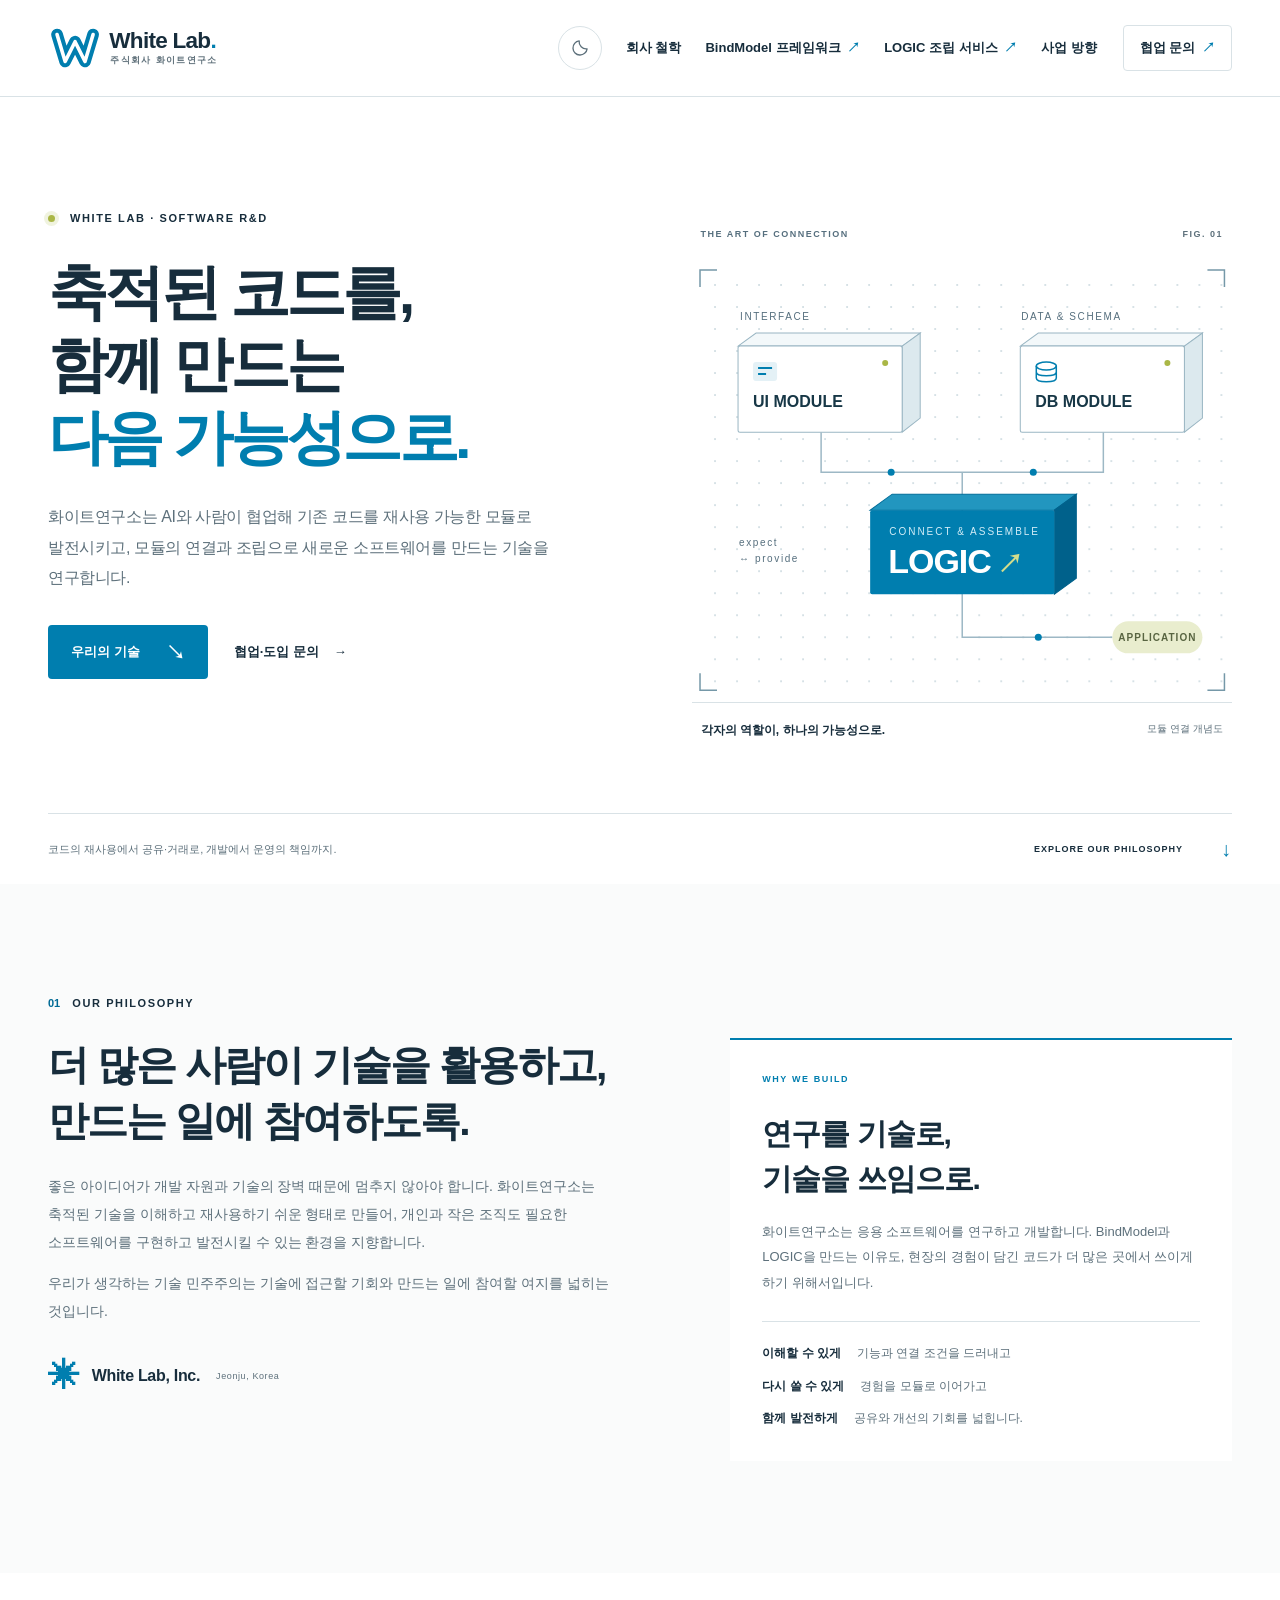
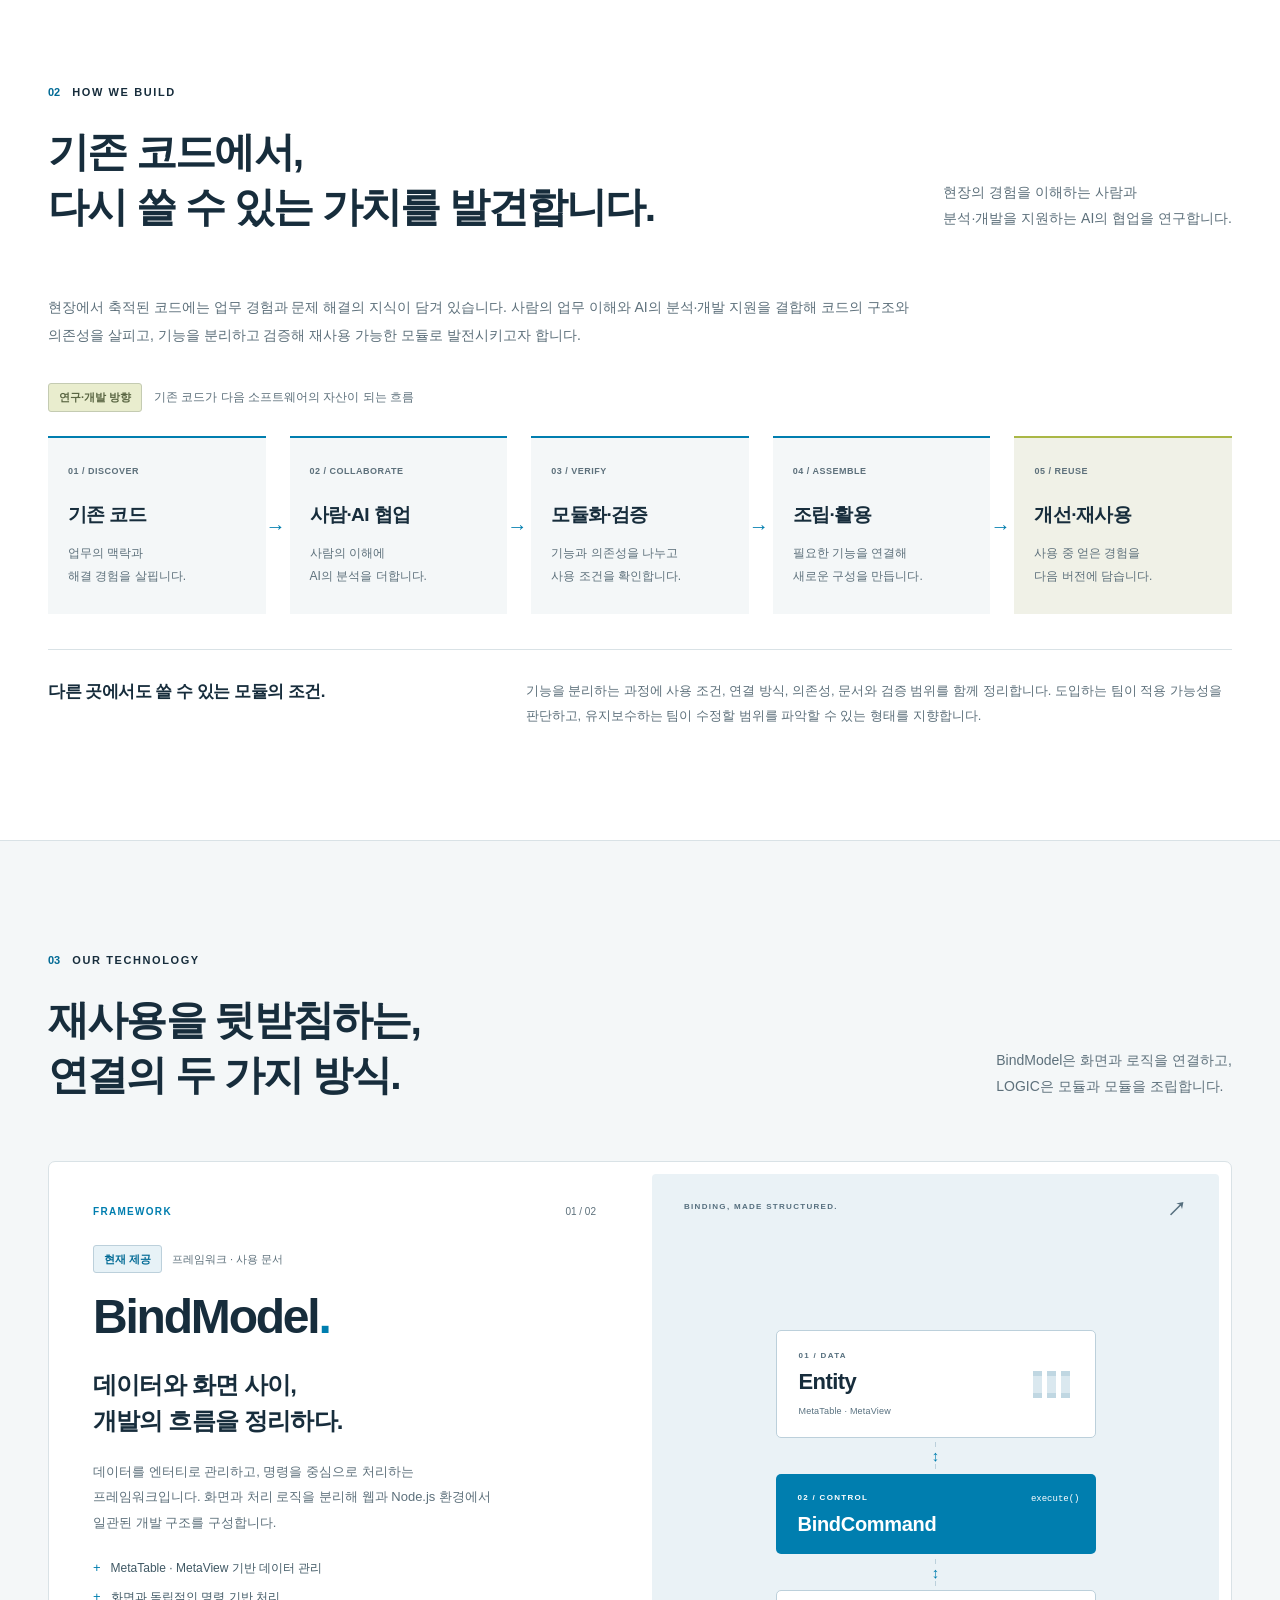
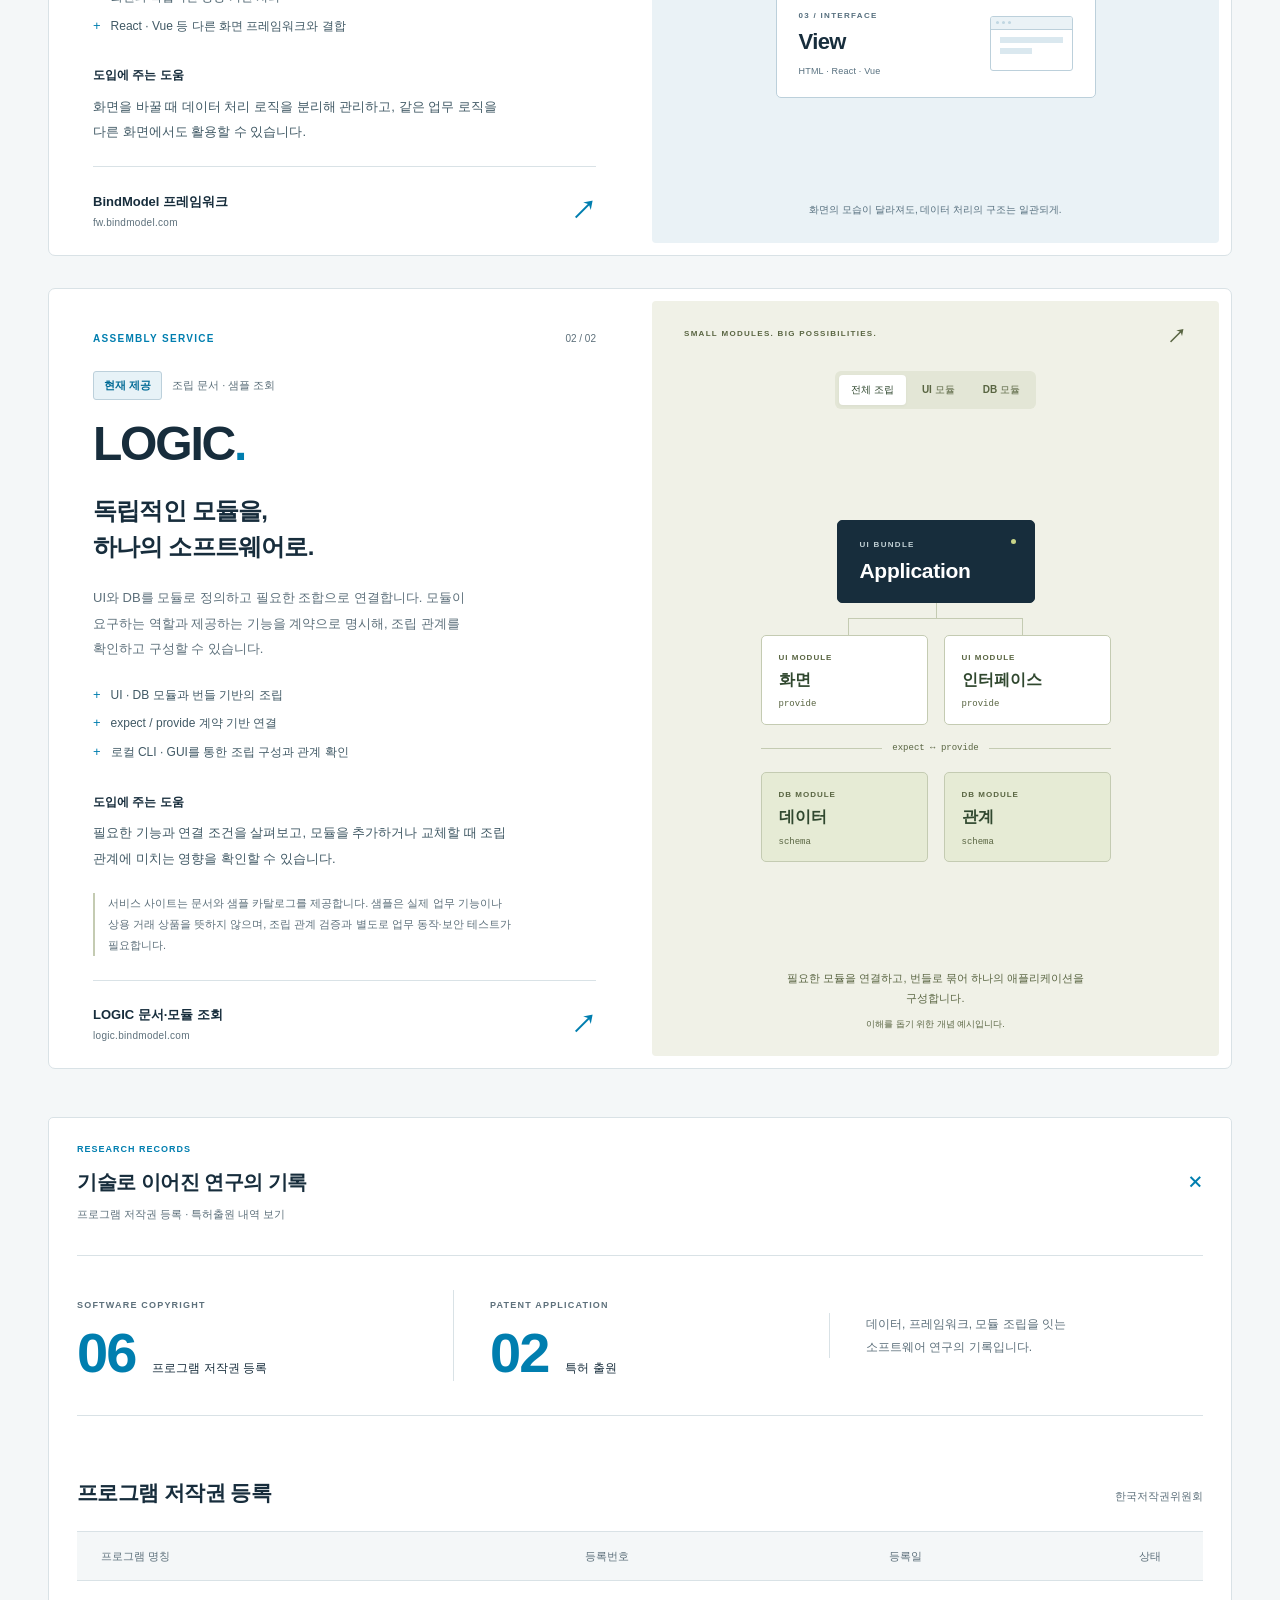
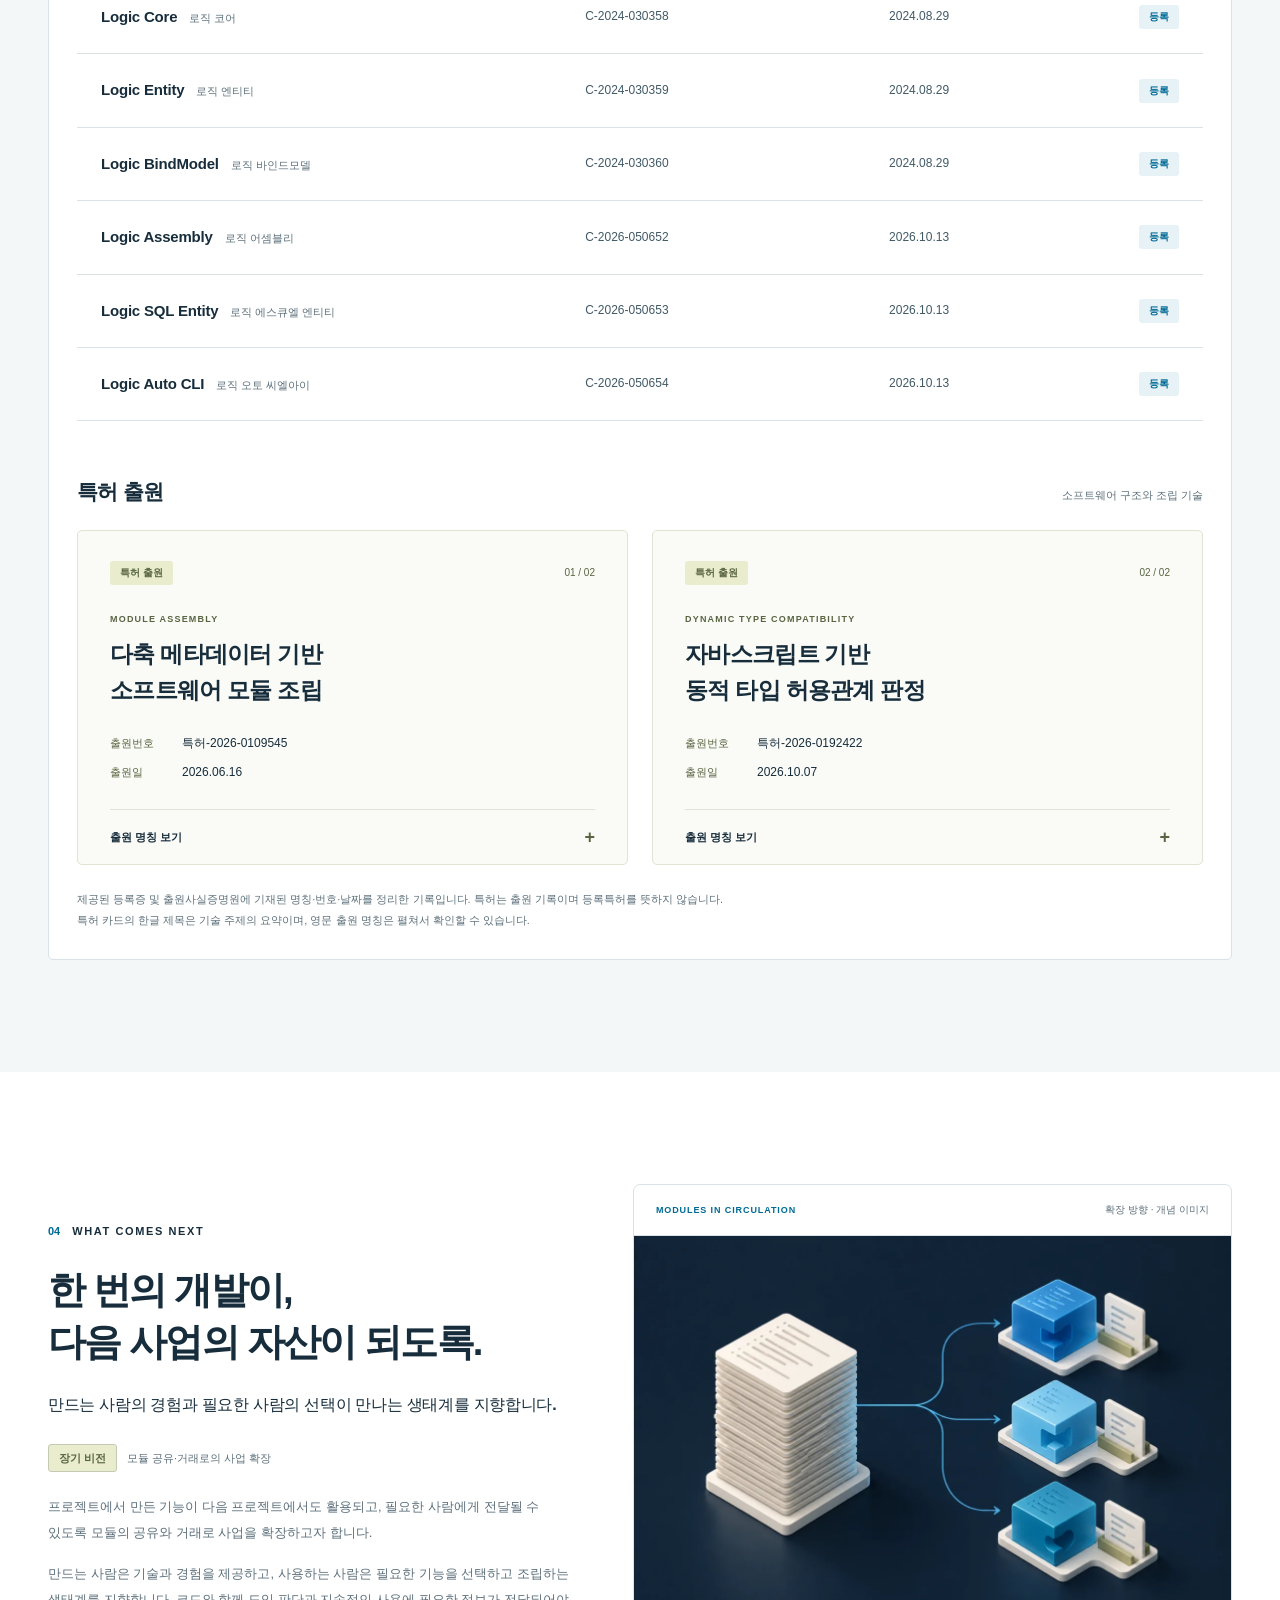
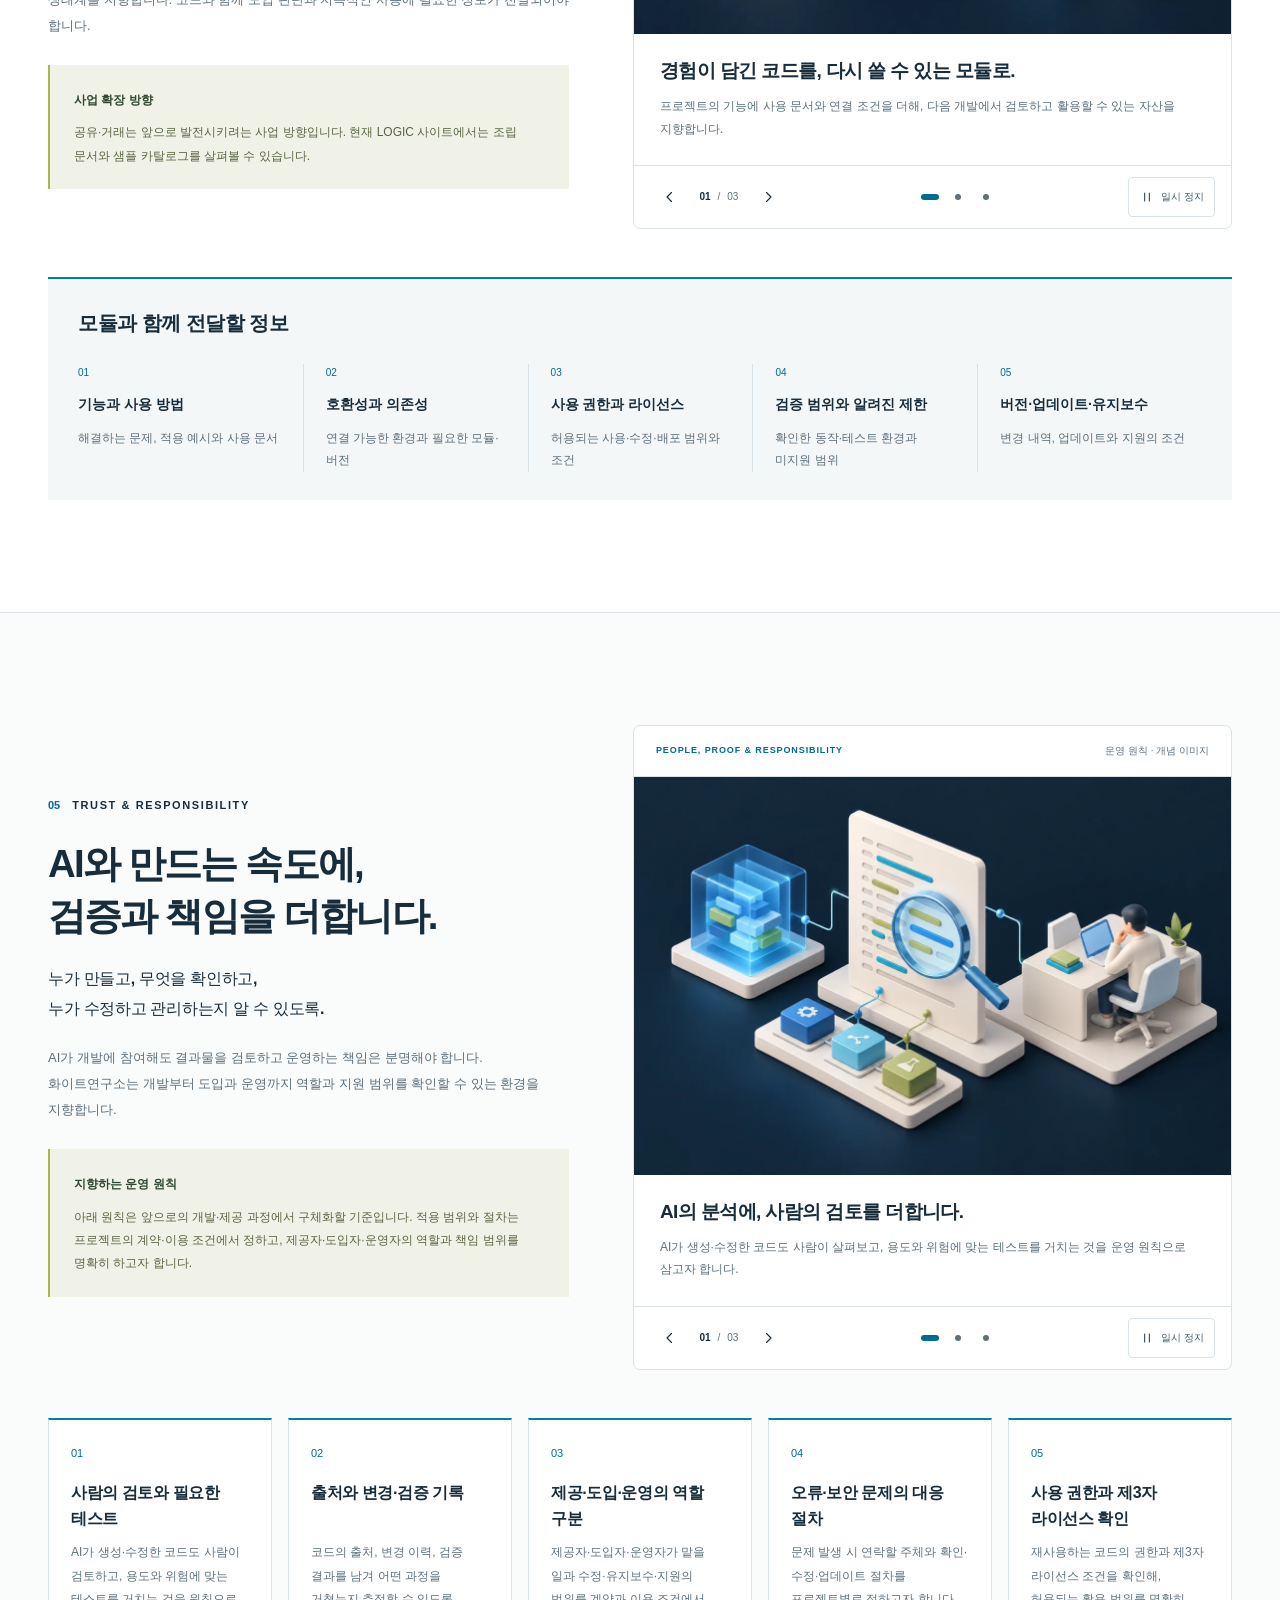
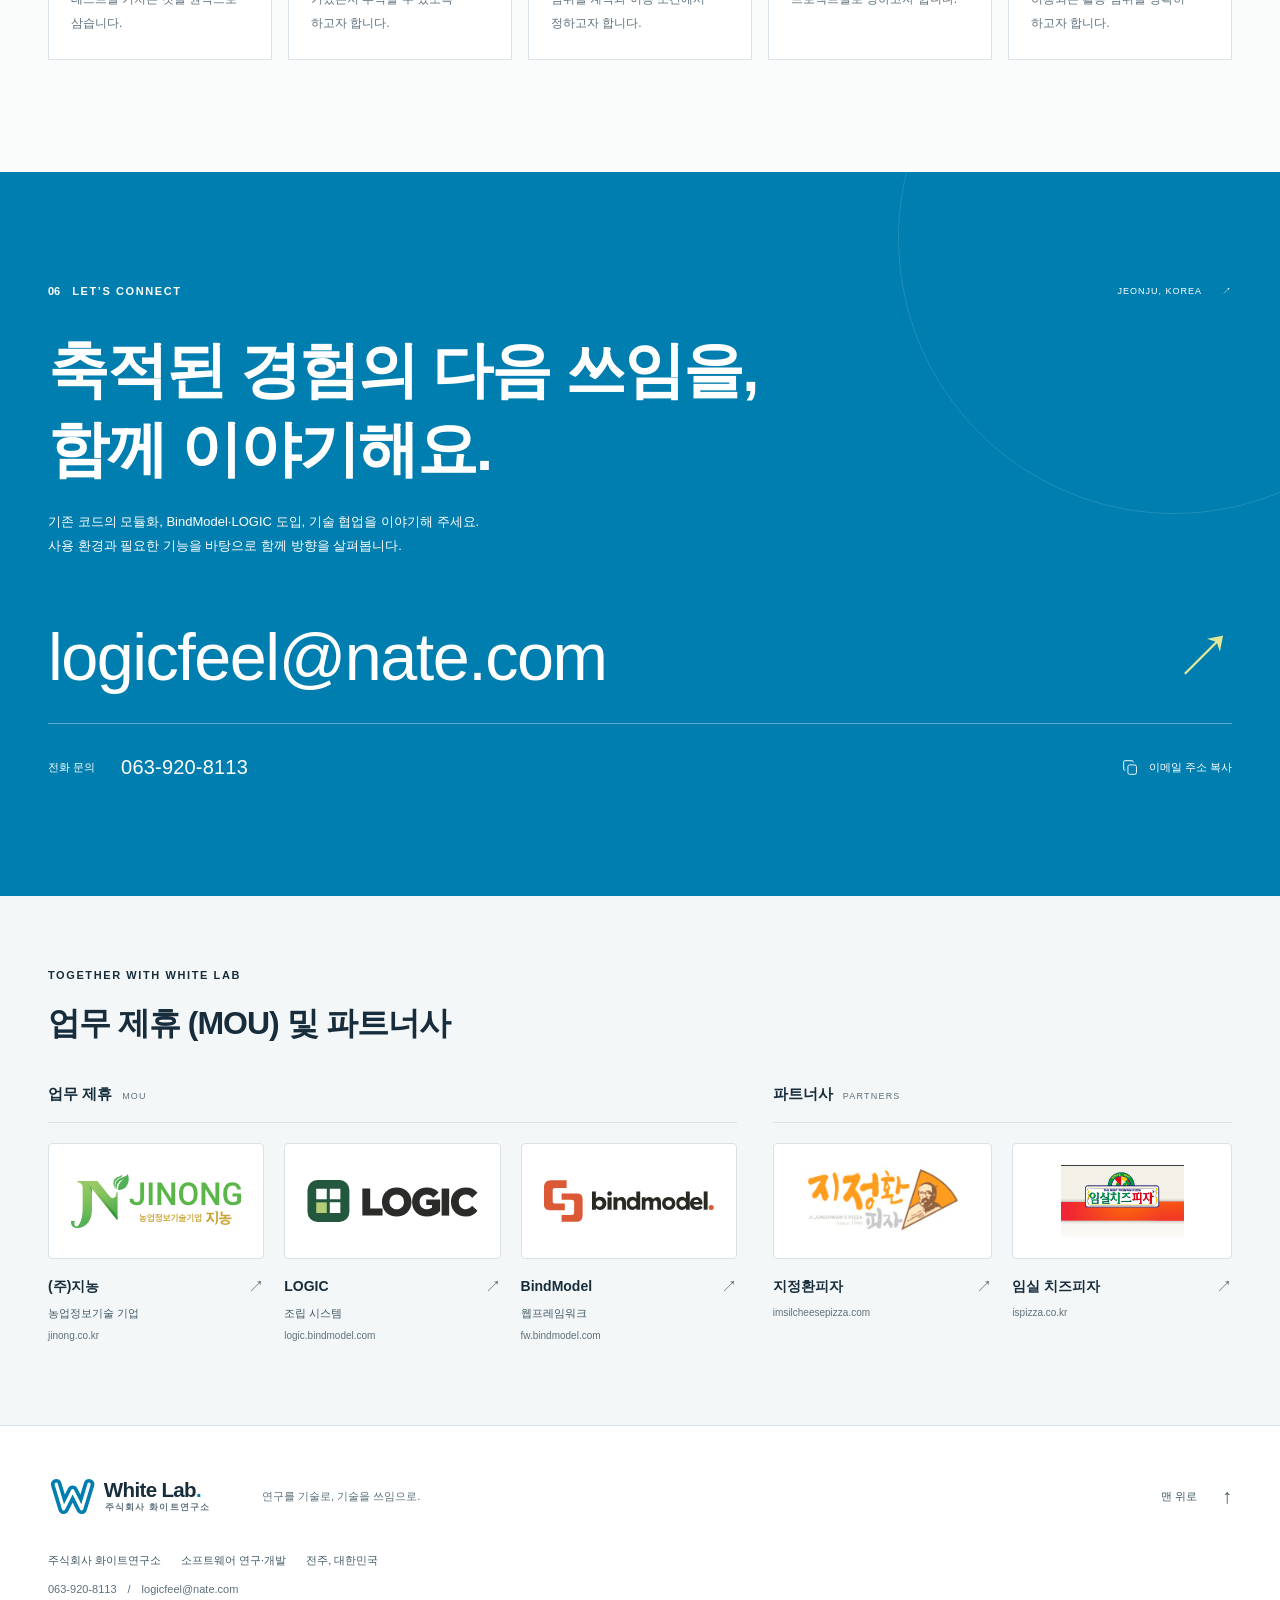
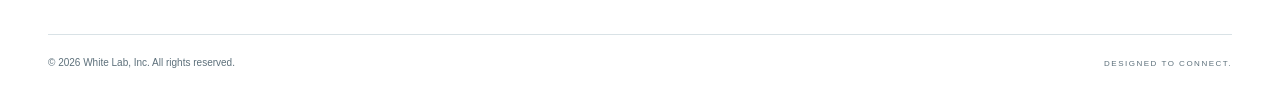
<file: docs/index.html>
<!doctype html>
<html lang="ko">
<head>
  <meta charset="utf-8">
  <meta name="viewport" content="width=device-width, initial-scale=1">
  <meta name="theme-color" content="#007eaf">
  <meta name="description" content="화이트연구소는 AI와 사람의 협업으로 기존 코드를 재사용 가능한 모듈로 발전시키는 기술을 연구합니다. BindModel·LOGIC을 바탕으로 공유·거래와 책임 있는 개발·운영을 지향합니다.">
  <meta property="og:type" content="website">
  <meta property="og:url" content="https://bindmodel.com/">
  <meta property="og:locale" content="ko_KR">
  <meta property="og:site_name" content="화이트연구소 · White Lab">
  <meta property="og:title" content="화이트연구소 — 축적된 코드에서, 다음 가능성으로">
  <meta property="og:description" content="AI와 함께 기존 코드의 가치를 발견하고, 모듈의 연결과 재사용으로 더 많은 사람이 기술에 참여할 수 있는 환경을 연구합니다.">
  <title>화이트연구소 — 축적된 코드에서, 다음 가능성으로</title>
  <link rel="canonical" href="https://bindmodel.com/">
  <link rel="sitemap" type="application/xml" href="./sitemap.xml">
  <link rel="icon" href="./assets/symbol.svg" type="image/svg+xml">
  <script src="./assets/theme.js"></script>
  <link rel="stylesheet" href="./assets/styles.css?v=20261027-partners">
  <script src="./assets/main.js" defer></script>
</head>
<body>
  <a class="skip-link" href="#main">본문으로 바로가기</a>
  <header class="site-header">
    <div class="header-inner container">
      <a class="brand" href="#" aria-label="화이트연구소 첫 화면">
        <img class="logo-light" src="./assets/logo.svg" alt="White Lab · 주식회사 화이트연구소" width="224" height="60">
        <img class="logo-dark" src="./assets/logo-dark.svg" alt="White Lab · 주식회사 화이트연구소" width="224" height="60">
      </a>
      <div class="header-actions">
        <button class="theme-toggle" type="button" aria-label="다크 모드" aria-pressed="false" title="다크 모드로 전환" hidden>
          <svg class="theme-icon-moon" viewBox="0 0 24 24" aria-hidden="true"><path d="M20.5 13A8.5 8.5 0 0 1 11 3.5 8.5 8.5 0 1 0 20.5 13Z"/></svg>
          <svg class="theme-icon-sun" viewBox="0 0 24 24" aria-hidden="true"><circle cx="12" cy="12" r="4"/><path d="M12 2v2m0 16v2M2 12h2m16 0h2M5 5l1.5 1.5m11 11L19 19M5 19l1.5-1.5m11-11L19 5"/></svg>
        </button>
        <button class="menu-toggle" type="button" aria-controls="primary-nav" aria-expanded="false" hidden>
          <span class="menu-label">메뉴 열기</span><span class="menu-bars" aria-hidden="true"></span>
        </button>
      </div>
      <nav class="primary-nav" id="primary-nav" aria-label="주메뉴">
        <a href="#about">회사 철학</a>
        <a href="https://fw.bindmodel.com/" target="_blank" rel="noopener noreferrer">BindModel 프레임워크 <span aria-hidden="true">↗</span><span class="sr-only"> (새 창)</span></a>
        <a href="https://logic.bindmodel.com/" target="_blank" rel="noopener noreferrer">LOGIC 조립 서비스 <span aria-hidden="true">↗</span><span class="sr-only"> (새 창)</span></a>
        <a href="#ecosystem">사업 방향</a>
        <a class="nav-contact" href="#contact">협업 문의 <span aria-hidden="true">↗</span></a>
      </nav>
    </div>
  </header>

  <main id="main">
    <section class="hero container" aria-labelledby="hero-title">
      <div class="hero-copy">
        <p class="eyebrow"><span class="status-dot" aria-hidden="true"></span> WHITE LAB · SOFTWARE R&amp;D</p>
        <h1 id="hero-title">축적된 코드를,<br>함께 만드는<br><span>다음 가능성으로.</span></h1>
        <p class="hero-description">화이트연구소는 AI와 사람이 협업해 기존 코드를 재사용 가능한 모듈로 발전시키고, 모듈의 연결과 조립으로 새로운 소프트웨어를 만드는 기술을 연구합니다.</p>
        <div class="hero-actions">
          <a class="button button-primary" href="#technology">우리의 기술 <span aria-hidden="true">↘</span></a>
          <a class="text-link" href="#contact">협업·도입 문의 <span aria-hidden="true">→</span></a>
        </div>
      </div>
      <figure class="hero-figure">
        <div class="figure-top"><span>THE ART OF CONNECTION</span><span class="figure-index">FIG. 01</span></div>
        <svg class="assembly-art" viewBox="0 0 540 440" role="img" aria-labelledby="art-title art-desc">
          <title id="art-title">화면과 데이터를 연결하는 모듈 조립 개념도</title>
          <desc id="art-desc">UI 모듈과 데이터 모듈이 중앙의 LOGIC을 거쳐 하나의 애플리케이션으로 연결됩니다.</desc>
          <defs>
            <pattern id="dot-grid" width="22" height="22" patternUnits="userSpaceOnUse"><circle cx="1" cy="1" r="1" fill="var(--art-grid)"/></pattern>
          </defs>
          <rect x="8" y="8" width="524" height="420" fill="url(#dot-grid)"/>
          <g fill="none" stroke="var(--art-wire)" stroke-width="1.5">
            <path d="M129 170v40h141v41M411 170v40H270"/>
            <path d="M270 331v44h150"/>
            <path d="M8 25V8h17m490 0h17v17M8 411v17h17m490 0h17v-17" stroke="var(--art-corner)"/>
          </g>
          <g class="art-flow" fill="var(--blue)"><circle cx="199" cy="210" r="3.5"/><circle cx="341" cy="210" r="3.5"/><circle cx="346" cy="375" r="3.5"/></g>
          <g class="art-module art-module-ui">
            <path d="m46 84 18-13h164l-18 13z" fill="var(--art-node-top)" stroke="var(--art-node-line)"/>
            <path d="m210 84 18-13v85l-18 14z" fill="var(--art-node-side)" stroke="var(--art-node-line)"/>
            <rect x="46" y="84" width="164" height="86" rx="2" fill="var(--surface)" stroke="var(--art-node-line)"/>
            <rect x="61" y="100" width="24" height="19" rx="3" fill="var(--art-icon-bg)"/>
            <path d="M66 106h14m-14 6h8" stroke="var(--blue)" stroke-width="2"/>
            <text x="61" y="145" fill="var(--art-ink)" font-size="16" font-weight="700">UI MODULE</text>
            <circle cx="193" cy="101" r="3" fill="var(--olive)"/>
          </g>
          <g class="art-module art-module-data">
            <path d="m328 84 18-13h164l-18 13z" fill="var(--art-node-top)" stroke="var(--art-node-line)"/>
            <path d="m492 84 18-13v85l-18 14z" fill="var(--art-node-side)" stroke="var(--art-node-line)"/>
            <rect x="328" y="84" width="164" height="86" rx="2" fill="var(--surface)" stroke="var(--art-node-line)"/>
            <g fill="none" stroke="var(--blue)" stroke-width="1.5"><ellipse cx="354" cy="104" rx="10" ry="4"/><path d="M344 104v12c0 5 20 5 20 0v-12m-20 6c0 5 20 5 20 0"/></g>
            <text x="343" y="145" fill="var(--art-ink)" font-size="16" font-weight="700">DB MODULE</text>
            <circle cx="475" cy="101" r="3" fill="var(--olive)"/>
          </g>
          <g class="art-module art-module-logic">
            <path d="m178 248 22-16h184l-22 16z" fill="#2296bf" stroke="#006d99"/>
            <path d="m362 248 22-16v84l-22 16z" fill="#00618b" stroke="#00618b"/>
            <rect x="178" y="248" width="184" height="84" rx="2" fill="#007eaf"/>
            <text x="197" y="273" fill="#d2edf7" font-size="10" letter-spacing="2">CONNECT &amp; ASSEMBLE</text>
            <text x="196" y="311" fill="#fff" font-size="34" font-weight="700" letter-spacing="-1">LOGIC<tspan font-size="26" fill="#d3dd8c"> ↗</tspan></text>
          </g>
          <g fill="var(--diagram-label)" font-size="10" letter-spacing="1.6"><text x="48" y="58">INTERFACE</text><text x="329" y="58">DATA &amp; SCHEMA</text><text x="47" y="284">expect</text><text x="47" y="300">↔ provide</text></g>
          <rect x="420" y="359" width="90" height="32" rx="16" fill="var(--olive-light)"/>
          <text x="465" y="379" text-anchor="middle" fill="var(--olive-ink)" font-size="10" font-weight="700" letter-spacing="1">APPLICATION</text>
        </svg>
        <figcaption><span class="figure-caption">각자의 역할이, 하나의 가능성으로.</span><span class="figure-note">모듈 연결 개념도</span></figcaption>
      </figure>
      <div class="hero-bottom"><span>코드의 재사용에서 공유·거래로, 개발에서 운영의 책임까지.</span><a href="#about">EXPLORE OUR PHILOSOPHY <span aria-hidden="true">↓</span></a></div>
    </section>

    <section class="about section-space" id="about" aria-labelledby="about-title">
      <div class="container about-grid">
        <div class="about-copy">
          <p class="eyebrow"><span class="section-number">01</span> OUR PHILOSOPHY</p>
          <h2 id="about-title">더 많은 사람이 기술을 활용하고,<br>만드는 일에 참여하도록.</h2>
          <p>좋은 아이디어가 개발 자원과 기술의 장벽 때문에 멈추지 않아야 합니다. 화이트연구소는 축적된 기술을 이해하고 재사용하기 쉬운 형태로 만들어, 개인과 작은 조직도 필요한 소프트웨어를 구현하고 발전시킬 수 있는 환경을 지향합니다.</p>
          <p>우리가 생각하는 기술 민주주의는 기술에 접근할 기회와 만드는 일에 참여할 여지를 넓히는 것입니다.</p>
          <div class="about-signature"><span class="small-cross" aria-hidden="true">✳</span> White Lab, Inc.<span>Jeonju, Korea</span></div>
        </div>
        <div class="philosophy-note">
          <p class="note-label">WHY WE BUILD</p>
          <h3>연구를 기술로,<br>기술을 쓰임으로.</h3>
          <p>화이트연구소는 응용 소프트웨어를 연구하고 개발합니다. BindModel과 LOGIC을 만드는 이유도, 현장의 경험이 담긴 코드가 더 많은 곳에서 쓰이게 하기 위해서입니다.</p>
          <ul class="philosophy-values"><li><strong>이해할 수 있게</strong><span>기능과 연결 조건을 드러내고</span></li><li><strong>다시 쓸 수 있게</strong><span>경험을 모듈로 이어가고</span></li><li><strong>함께 발전하게</strong><span>공유와 개선의 기회를 넓힙니다.</span></li></ul>
        </div>
      </div>
    </section>

    <section class="approach section-space" id="approach" aria-labelledby="approach-title">
      <div class="container">
        <div class="section-heading">
          <p class="eyebrow"><span class="section-number">02</span> HOW WE BUILD</p>
          <div class="heading-row"><h2 id="approach-title">기존 코드에서,<br>다시 쓸 수 있는 가치를 발견합니다.</h2><p>현장의 경험을 이해하는 사람과<br>분석·개발을 지원하는 AI의 협업을 연구합니다.</p></div>
        </div>
        <p class="section-intro">현장에서 축적된 코드에는 업무 경험과 문제 해결의 지식이 담겨 있습니다. 사람의 업무 이해와 AI의 분석·개발 지원을 결합해 코드의 구조와 의존성을 살피고, 기능을 분리하고 검증해 재사용 가능한 모듈로 발전시키고자 합니다.</p>
        <figure class="reuse-workflow">
          <figcaption><span class="stage-badge stage-badge-direction">연구·개발 방향</span><span>기존 코드가 다음 소프트웨어의 자산이 되는 흐름</span></figcaption>
          <ol class="workflow-steps">
            <li><span class="workflow-index">01 / DISCOVER</span><strong>기존 코드</strong><p>업무의 맥락과 <br>해결 경험을 살핍니다.</p></li>
            <li><span class="workflow-index">02 / COLLABORATE</span><strong>사람·AI 협업</strong><p>사람의 이해에 <br>AI의 분석을 더합니다.</p></li>
            <li><span class="workflow-index">03 / VERIFY</span><strong>모듈화·검증</strong><p>기능과 의존성을 나누고 <br>사용 조건을 확인합니다.</p></li>
            <li><span class="workflow-index">04 / ASSEMBLE</span><strong>조립·활용</strong><p>필요한 기능을 연결해 <br>새로운 구성을 만듭니다.</p></li>
            <li><span class="workflow-index">05 / REUSE</span><strong>개선·재사용</strong><p>사용 중 얻은 경험을 <br>다음 버전에 담습니다.</p></li>
          </ol>
        </figure>
        <div class="module-context"><h3>다른 곳에서도 쓸 수 있는 모듈의 조건.</h3><p>기능을 분리하는 과정에 사용 조건, 연결 방식, 의존성, 문서와 검증 범위를 함께 정리합니다. 도입하는 팀이 적용 가능성을 판단하고, 유지보수하는 팀이 수정할 범위를 파악할 수 있는 형태를 지향합니다.</p></div>
      </div>
    </section>

    <section class="technology section-space" id="technology" aria-labelledby="technology-title">
      <div class="container">
        <div class="section-heading">
          <p class="eyebrow"><span class="section-number">03</span> OUR TECHNOLOGY</p>
          <div class="heading-row"><h2 id="technology-title">재사용을 뒷받침하는,<br>연결의 두 가지 방식.</h2><p>BindModel은 화면과 로직을 연결하고,<br>LOGIC은 모듈과 모듈을 조립합니다.</p></div>
        </div>

        <article class="product product-bindmodel" aria-labelledby="bindmodel-title">
          <div class="product-copy">
            <div class="product-meta"><span class="product-type">FRAMEWORK</span><span class="product-order">01 / 02</span></div>
            <p class="capability-status"><span class="stage-badge">현재 제공</span> 프레임워크 · 사용 문서</p>
            <h3 id="bindmodel-title">BindModel<span class="product-dot">.</span></h3>
            <p class="product-lead">데이터와 화면 사이,<br>개발의 흐름을 정리하다.</p>
            <p class="product-description">데이터를 엔터티로 관리하고, 명령을 중심으로 처리하는 프레임워크입니다. 화면과 처리 로직을 분리해 웹과 Node.js 환경에서 일관된 개발 구조를 구성합니다.</p>
            <ul class="feature-list"><li>MetaTable · MetaView 기반 데이터 관리</li><li>화면과 독립적인 명령 기반 처리</li><li>React · Vue 등 다른 화면 프레임워크와 결합</li></ul>
            <p class="product-value"><strong>도입에 주는 도움</strong>화면을 바꿀 때 데이터 처리 로직을 분리해 관리하고, 같은 업무 로직을 다른 화면에서도 활용할 수 있습니다.</p>
            <a class="product-link" href="https://fw.bindmodel.com/" target="_blank" rel="noopener noreferrer"><span>BindModel 프레임워크 <small>fw.bindmodel.com</small></span><span class="link-arrow" aria-hidden="true">↗</span><span class="sr-only"> (새 창)</span></a>
          </div>
          <div class="bindmodel-visual" aria-label="데이터 엔터티, 명령, 화면이 연결되는 BindModel 개념도">
            <div class="visual-label"><span>BINDING, MADE STRUCTURED.</span><span aria-hidden="true">↗</span></div>
            <div class="binding-diagram">
              <div class="binding-node"><span class="node-category">01 / DATA</span><strong>Entity</strong><span class="node-detail">MetaTable · MetaView</span><div class="data-lines" aria-hidden="true"><i></i><i></i><i></i></div></div>
              <div class="binding-connector" aria-hidden="true"><span></span>↕<span></span></div>
              <div class="binding-command"><span class="node-category">02 / CONTROL</span><strong>BindCommand</strong><span class="command-badge">execute()</span></div>
              <div class="binding-connector" aria-hidden="true"><span></span>↕<span></span></div>
              <div class="binding-node binding-view"><div><span class="node-category">03 / INTERFACE</span><strong>View</strong><span class="node-detail">HTML · React · Vue</span></div><div class="mini-window" aria-hidden="true"><div><i></i><i></i><i></i></div><span></span><span></span></div></div>
            </div>
            <p class="visual-footnote">화면의 모습이 달라져도, 데이터 처리의 구조는 일관되게.</p>
          </div>
        </article>

        <article class="product product-logic" aria-labelledby="logic-title">
          <div class="product-copy">
            <div class="product-meta"><span class="product-type">ASSEMBLY SERVICE</span><span class="product-order">02 / 02</span></div>
            <p class="capability-status"><span class="stage-badge">현재 제공</span> 조립 문서 · 샘플 조회</p>
            <h3 id="logic-title">LOGIC<span class="product-dot">.</span></h3>
            <p class="product-lead">독립적인 모듈을,<br>하나의 소프트웨어로.</p>
            <p class="product-description">UI와 DB를 모듈로 정의하고 필요한 조합으로 연결합니다. 모듈이 요구하는 역할과 제공하는 기능을 계약으로 명시해, 조립 관계를 확인하고 구성할 수 있습니다.</p>
            <ul class="feature-list"><li>UI · DB 모듈과 번들 기반의 조립</li><li>expect / provide 계약 기반 연결</li><li>로컬 CLI · GUI를 통한 조립 구성과 관계 확인</li></ul>
            <p class="product-value"><strong>도입에 주는 도움</strong>필요한 기능과 연결 조건을 살펴보고, 모듈을 추가하거나 교체할 때 조립 관계에 미치는 영향을 확인할 수 있습니다.</p>
            <p class="product-scope">서비스 사이트는 문서와 샘플 카탈로그를 제공합니다. 샘플은 실제 업무 기능이나 상용 거래 상품을 뜻하지 않으며, 조립 관계 검증과 별도로 업무 동작·보안 테스트가 필요합니다.</p>
            <a class="product-link" href="https://logic.bindmodel.com/" target="_blank" rel="noopener noreferrer"><span>LOGIC 문서·모듈 조회 <small>logic.bindmodel.com</small></span><span class="link-arrow" aria-hidden="true">↗</span><span class="sr-only"> (새 창)</span></a>
          </div>
          <div class="logic-visual">
            <div class="visual-label"><span>SMALL MODULES. BIG POSSIBILITIES.</span><span aria-hidden="true">↗</span></div>
            <div class="diagram-switch" role="group" aria-label="LOGIC 개념도 관점 선택" hidden>
              <button class="diagram-choice" type="button" data-view="assembly" aria-pressed="true">전체 조립</button>
              <button class="diagram-choice" type="button" data-view="ui" aria-pressed="false">UI 모듈</button>
              <button class="diagram-choice" type="button" data-view="db" aria-pressed="false">DB 모듈</button>
            </div>
            <div class="logic-diagram" data-active-view="assembly">
              <div class="assembly-root"><span class="node-category">UI BUNDLE</span><strong>Application</strong><span class="root-indicator" aria-hidden="true"></span></div>
              <div class="tree-branches" aria-hidden="true"><span></span><span></span></div>
              <div class="module-row module-row-ui"><div class="assembly-node"><span>UI MODULE</span><strong>화면</strong><small>provide</small></div><div class="assembly-node"><span>UI MODULE</span><strong>인터페이스</strong><small>provide</small></div></div>
              <div class="contract-bridge"><span></span><code>expect ↔ provide</code><span></span></div>
              <div class="module-row module-row-db"><div class="assembly-node"><span>DB MODULE</span><strong>데이터</strong><small>schema</small></div><div class="assembly-node"><span>DB MODULE</span><strong>관계</strong><small>schema</small></div></div>
            </div>
            <p class="diagram-description" id="diagram-description" aria-live="polite">필요한 모듈을 연결하고, 번들로 묶어 하나의 애플리케이션을 구성합니다.</p>
            <span class="concept-label">이해를 돕기 위한 개념 예시입니다.</span>
          </div>
        </article>
        <div class="technology-records" id="intellectual-property">
          <details class="research-details" open>
            <summary><span><span class="records-eyebrow">RESEARCH RECORDS</span><span class="records-title">기술로 이어진 연구의 기록</span><span class="records-caption">프로그램 저작권 등록 · 특허출원 내역 보기</span></span><span class="records-toggle" aria-hidden="true">+</span></summary>
            <div class="records-content">
              <div class="ip-totals" aria-label="저작권 등록 6건, 특허 출원 2건">
                <div class="ip-total"><span class="ip-total-label">SOFTWARE COPYRIGHT</span><div><strong>06</strong><span>프로그램 저작권 등록</span></div></div>
                <div class="ip-total"><span class="ip-total-label">PATENT APPLICATION</span><div><strong>02</strong><span>특허 출원</span></div></div>
                <p class="ip-total-note">데이터, 프레임워크, 모듈 조립을 잇는<br>소프트웨어 연구의 기록입니다.</p>
              </div>

              <div class="ip-group-heading"><h3 id="copyright-title">프로그램 저작권 등록</h3><span>한국저작권위원회</span></div>
              <table class="copyright-table" aria-labelledby="copyright-title">
                <caption class="sr-only">등록된 프로그램 6건의 명칭, 등록번호, 등록일과 상태</caption>
                <thead><tr><th scope="col">프로그램 명칭</th><th scope="col">등록번호</th><th scope="col">등록일</th><th scope="col">상태</th></tr></thead>
                <tbody>
                  <tr><th scope="row"><strong>Logic Core</strong><span>로직 코어</span></th><td><span class="ip-mobile-label">등록번호</span>C-2024-030358</td><td><span class="ip-mobile-label">등록일</span><time datetime="2024-08-29">2024.08.29</time></td><td><span class="ip-status ip-status-registered">등록</span></td></tr>
                  <tr><th scope="row"><strong>Logic Entity</strong><span>로직 엔티티</span></th><td><span class="ip-mobile-label">등록번호</span>C-2024-030359</td><td><span class="ip-mobile-label">등록일</span><time datetime="2024-08-29">2024.08.29</time></td><td><span class="ip-status ip-status-registered">등록</span></td></tr>
                  <tr><th scope="row"><strong>Logic BindModel</strong><span>로직 바인드모델</span></th><td><span class="ip-mobile-label">등록번호</span>C-2024-030360</td><td><span class="ip-mobile-label">등록일</span><time datetime="2024-08-29">2024.08.29</time></td><td><span class="ip-status ip-status-registered">등록</span></td></tr>
                  <tr><th scope="row"><strong>Logic Assembly</strong><span>로직 어셈블리</span></th><td><span class="ip-mobile-label">등록번호</span>C-2026-050652</td><td><span class="ip-mobile-label">등록일</span><time datetime="2026-10-13">2026.10.13</time></td><td><span class="ip-status ip-status-registered">등록</span></td></tr>
                  <tr><th scope="row"><strong>Logic SQL Entity</strong><span>로직 에스큐엘 엔티티</span></th><td><span class="ip-mobile-label">등록번호</span>C-2026-050653</td><td><span class="ip-mobile-label">등록일</span><time datetime="2026-10-13">2026.10.13</time></td><td><span class="ip-status ip-status-registered">등록</span></td></tr>
                  <tr><th scope="row"><strong>Logic Auto CLI</strong><span>로직 오토 씨엘아이</span></th><td><span class="ip-mobile-label">등록번호</span>C-2026-050654</td><td><span class="ip-mobile-label">등록일</span><time datetime="2026-10-13">2026.10.13</time></td><td><span class="ip-status ip-status-registered">등록</span></td></tr>
                </tbody>
              </table>

              <div class="ip-group-heading patent-group-heading"><h3 id="patents-title">특허 출원</h3><span>소프트웨어 구조와 조립 기술</span></div>
              <div class="patent-grid" role="group" aria-labelledby="patents-title">
                <article class="patent-record" aria-labelledby="patent-assembly-title">
                  <div class="patent-record-top"><span class="ip-status ip-status-filed">특허 출원</span><span class="patent-index">01 / 02</span></div>
                  <p class="patent-topic">MODULE ASSEMBLY</p>
                  <h4 id="patent-assembly-title">다축 메타데이터 기반<br>소프트웨어 모듈 조립</h4>
                  <dl class="patent-metadata"><div><dt>출원번호</dt><dd>특허-2026-0109545</dd></div><div><dt>출원일</dt><dd><time datetime="2026-06-16">2026.06.16</time></dd></div></dl>
                  <details class="patent-details"><summary>출원 명칭 보기<span aria-hidden="true">+</span></summary><p lang="en">METHOD AND SYSTEM FOR ASSEMBLING SOFTWARE MODULES USING MULTI-AXIS DEPENDENCY METADATA AND RESOLUTION</p></details>
                </article>
                <article class="patent-record" aria-labelledby="patent-type-title">
                  <div class="patent-record-top"><span class="ip-status ip-status-filed">특허 출원</span><span class="patent-index">02 / 02</span></div>
                  <p class="patent-topic">DYNAMIC TYPE COMPATIBILITY</p>
                  <h4 id="patent-type-title">자바스크립트 기반<br>동적 타입 허용관계 판정</h4>
                  <dl class="patent-metadata"><div><dt>출원번호</dt><dd>특허-2026-0192422</dd></div><div><dt>출원일</dt><dd><time datetime="2026-10-07">2026.10.07</time></dd></div></dl>
                  <details class="patent-details"><summary>출원 명칭 보기<span aria-hidden="true">+</span></summary><p lang="en">METHOD, APPARATUS AND RECORDING MEDIUM FOR DYNAMIC TYPE COMPATIBILITY DETERMINATION USING INTERPRETATION OF JAVASCRIPT VALUE STRUCTURES AS TYPE META-EXPRESSIONS AND A DIRECTED COMPATIBILITY GRAPH</p></details>
                </article>
              </div>
              <p class="ip-source-note">제공된 등록증 및 출원사실증명원에 기재된 명칭·번호·날짜를 정리한 기록입니다. 특허는 출원 기록이며 등록특허를 뜻하지 않습니다.<br>특허 카드의 한글 제목은 기술 주제의 요약이며, 영문 출원 명칭은 펼쳐서 확인할 수 있습니다.</p>
            </div>
          </details>
        </div>
      </div>
    </section>

    <section class="ecosystem section-space" id="ecosystem" aria-labelledby="ecosystem-title">
      <div class="container">
        <div class="chapter-layout">
          <div class="chapter-copy ecosystem-copy">
            <p class="eyebrow"><span class="section-number">04</span> WHAT COMES NEXT</p>
            <h2 id="ecosystem-title">한 번의 개발이,<br>다음 사업의 자산이 되도록.</h2>
            <p class="chapter-lead">만드는 사람의 경험과 필요한 사람의 선택이 만나는 생태계를 지향합니다.</p>
            <p class="capability-status"><span class="stage-badge stage-badge-direction">장기 비전</span> 모듈 공유·거래로의 사업 확장</p>
            <div class="chapter-body">
              <p>프로젝트에서 만든 기능이 다음 프로젝트에서도 활용되고, 필요한 사람에게 전달될 수 있도록 모듈의 공유와 거래로 사업을 확장하고자 합니다.</p>
              <p>만드는 사람은 기술과 경험을 제공하고, 사용하는 사람은 필요한 기능을 선택하고 조립하는 생태계를 지향합니다. 코드와 함께 도입 판단과 지속적인 사용에 필요한 정보가 전달되어야 합니다.</p>
            </div>
            <div class="direction-note"><strong>사업 확장 방향</strong><p>공유·거래는 앞으로 발전시키려는 사업 방향입니다. 현재 LOGIC 사이트에서는 조립 문서와 샘플 카탈로그를 살펴볼 수 있습니다.</p></div>
          </div>
          <div class="visual-carousel" data-carousel role="region" aria-roledescription="슬라이드 쇼" aria-label="사업 확장 개념 이미지">
            <div class="carousel-header"><span>MODULES IN CIRCULATION</span><span>확장 방향 · 개념 이미지</span></div>
            <div class="carousel-slides" id="ecosystem-slides">
              <figure class="carousel-slide" id="ecosystem-slide-1">
                <img src="./assets/visuals/ecosystem-modules.webp" alt="기존 코드 문서가 설명 자료를 갖춘 세 개의 독립적인 파란 모듈로 나뉘는 개념 이미지" width="1200" height="800" loading="lazy" decoding="async">
                <figcaption><h3>경험이 담긴 코드를, 다시 쓸 수 있는 모듈로.</h3><p>프로젝트의 기능에 사용 문서와 연결 조건을 더해, 다음 개발에서 검토하고 활용할 수 있는 자산을 지향합니다.</p></figcaption>
              </figure>
              <figure class="carousel-slide" id="ecosystem-slide-2">
                <img src="./assets/visuals/ecosystem-connect.webp" alt="독립적인 모듈과 설명 자료가 연결선을 따라 하나의 소프트웨어 구성으로 조립되는 개념 이미지" width="1200" height="800" loading="lazy" decoding="async">
                <figcaption><h3>필요한 기능을 고르고, 연결하고.</h3><p>만드는 사람의 기술과 경험을 필요한 사람에게 연결하고, 모듈을 선택해 조립하는 생태계로 나아가고자 합니다.</p></figcaption>
              </figure>
              <figure class="carousel-slide" id="ecosystem-slide-3">
                <img src="./assets/visuals/ecosystem-reuse.webp" alt="중앙의 재사용 모듈이 세 개의 프로젝트와 순환 경로로 연결되는 개념 이미지" width="1200" height="800" loading="lazy" decoding="async">
                <figcaption><h3>한 번의 개발에서, 다음 사업의 가능성으로.</h3><p>활용 과정에서 얻은 경험이 개선으로 돌아오고, 하나의 모듈이 여러 프로젝트에서 다시 쓰이는 선순환을 지향합니다.</p></figcaption>
              </figure>
            </div>
            <div class="carousel-controls" hidden>
              <div class="carousel-navigation">
                <button class="carousel-arrow" type="button" data-carousel-prev aria-label="이전 이미지"><svg viewBox="0 0 24 24" aria-hidden="true"><path d="m14 6-6 6 6 6"/></svg></button>
                <p class="carousel-count"><span data-carousel-count>01</span><span aria-hidden="true">/</span><span>03</span></p>
                <button class="carousel-arrow" type="button" data-carousel-next aria-label="다음 이미지"><svg viewBox="0 0 24 24" aria-hidden="true"><path d="m10 6 6 6-6 6"/></svg></button>
              </div>
              <div class="carousel-dots" role="group" aria-label="사업 확장 개념 이미지 선택">
                <button type="button" data-carousel-dot="0" aria-label="1번 이미지: 경험이 담긴 코드를, 다시 쓸 수 있는 모듈로." aria-controls="ecosystem-slide-1" aria-pressed="true"><span></span></button>
                <button type="button" data-carousel-dot="1" aria-label="2번 이미지: 필요한 기능을 고르고, 연결하고." aria-controls="ecosystem-slide-2" aria-pressed="false"><span></span></button>
                <button type="button" data-carousel-dot="2" aria-label="3번 이미지: 한 번의 개발에서, 다음 사업의 가능성으로." aria-controls="ecosystem-slide-3" aria-pressed="false"><span></span></button>
              </div>
              <button class="carousel-play" type="button" data-carousel-toggle aria-label="자동 재생 멈추기"><svg class="carousel-pause-icon" viewBox="0 0 20 20" aria-hidden="true"><path d="M7 5v10m6-10v10"/></svg><svg class="carousel-play-icon" viewBox="0 0 20 20" aria-hidden="true"><path d="m7 4 9 6-9 6Z"/></svg><span>일시 정지</span></button>
            </div>
            <p class="sr-only carousel-status" role="status" aria-live="polite"></p>
          </div>
        </div>
        <div class="module-information">
          <h3>모듈과 함께 전달할 정보</h3>
          <dl class="information-list">
            <div><dt><span>01</span>기능과 사용 방법</dt><dd>해결하는 문제, 적용 예시와 사용 문서</dd></div>
            <div><dt><span>02</span>호환성과 의존성</dt><dd>연결 가능한 환경과 필요한 모듈·버전</dd></div>
            <div><dt><span>03</span>사용 권한과 라이선스</dt><dd>허용되는 사용·수정·배포 범위와 조건</dd></div>
            <div><dt><span>04</span>검증 범위와 알려진 제한</dt><dd>확인한 동작·테스트 환경과 미지원 범위</dd></div>
            <div><dt><span>05</span>버전·업데이트·유지보수</dt><dd>변경 내역, 업데이트와 지원의 조건</dd></div>
          </dl>
        </div>
      </div>
    </section>

    <section class="responsibility section-space" id="responsibility" aria-labelledby="responsibility-title">
      <div class="container">
        <div class="chapter-layout">
          <div class="chapter-copy responsibility-copy">
            <p class="eyebrow"><span class="section-number">05</span> TRUST &amp; RESPONSIBILITY</p>
            <h2 id="responsibility-title">AI와 만드는 속도에,<br>검증과 책임을 더합니다.</h2>
            <p class="chapter-lead">누가 만들고, 무엇을 확인하고,<br>누가 수정하고 관리하는지 알 수 있도록.</p>
            <div class="chapter-body"><p>AI가 개발에 참여해도 결과물을 검토하고 운영하는 책임은 분명해야 합니다. 화이트연구소는 개발부터 도입과 운영까지 역할과 지원 범위를 확인할 수 있는 환경을 지향합니다.</p></div>
            <div class="direction-note"><strong>지향하는 운영 원칙</strong><p>아래 원칙은 앞으로의 개발·제공 과정에서 구체화할 기준입니다. 적용 범위와 절차는 프로젝트의 계약·이용 조건에서 정하고, 제공자·도입자·운영자의 역할과 책임 범위를 명확히 하고자 합니다.</p></div>
          </div>
          <div class="visual-carousel" data-carousel role="region" aria-roledescription="슬라이드 쇼" aria-label="신뢰와 책임 개념 이미지">
            <div class="carousel-header"><span>PEOPLE, PROOF &amp; RESPONSIBILITY</span><span>운영 원칙 · 개념 이미지</span></div>
            <div class="carousel-slides" id="responsibility-slides">
              <figure class="carousel-slide" id="responsibility-slide-1">
                <img src="./assets/visuals/responsibility-review.webp" alt="AI 분석 모듈과 사람의 검토 공간이 돋보기로 살피는 코드 문서 및 테스트 블록에 연결된 개념 이미지" width="1200" height="800" loading="lazy" decoding="async">
                <figcaption><h3>AI의 분석에, 사람의 검토를 더합니다.</h3><p>AI가 생성·수정한 코드도 사람이 살펴보고, 용도와 위험에 맞는 테스트를 거치는 것을 운영 원칙으로 삼고자 합니다.</p></figcaption>
              </figure>
              <figure class="carousel-slide" id="responsibility-slide-2">
                <img src="./assets/visuals/responsibility-history.webp" alt="연속된 버전 문서들이 경로를 따라 소프트웨어 모듈과 연결되어 변경 이력을 표현한 개념 이미지" width="1200" height="800" loading="lazy" decoding="async">
                <figcaption><h3>무엇이 달라졌는지, 확인할 수 있도록.</h3><p>코드의 출처와 변경 과정, 검증 결과를 기록해 개발과 도입의 판단 근거를 이어가는 환경을 지향합니다.</p></figcaption>
              </figure>
              <figure class="carousel-slide" id="responsibility-slide-3">
                <img src="./assets/visuals/responsibility-operations.webp" alt="개발·도입·유지보수 공간이 중앙 모듈과 연결되고 오류 알림이 대응 공간으로 전달되는 개념 이미지" width="1200" height="800" loading="lazy" decoding="async">
                <figcaption><h3>만드는 일에서, 운영과 대응까지.</h3><p>제공자·도입자·운영자의 역할을 정하고, 문제가 생겼을 때 확인하고 수정할 주체와 절차를 분명히 하고자 합니다.</p></figcaption>
              </figure>
            </div>
            <div class="carousel-controls" hidden>
              <div class="carousel-navigation">
                <button class="carousel-arrow" type="button" data-carousel-prev aria-label="이전 이미지"><svg viewBox="0 0 24 24" aria-hidden="true"><path d="m14 6-6 6 6 6"/></svg></button>
                <p class="carousel-count"><span data-carousel-count>01</span><span aria-hidden="true">/</span><span>03</span></p>
                <button class="carousel-arrow" type="button" data-carousel-next aria-label="다음 이미지"><svg viewBox="0 0 24 24" aria-hidden="true"><path d="m10 6 6 6-6 6"/></svg></button>
              </div>
              <div class="carousel-dots" role="group" aria-label="신뢰와 책임 개념 이미지 선택">
                <button type="button" data-carousel-dot="0" aria-label="1번 이미지: AI의 분석에, 사람의 검토를 더합니다." aria-controls="responsibility-slide-1" aria-pressed="true"><span></span></button>
                <button type="button" data-carousel-dot="1" aria-label="2번 이미지: 무엇이 달라졌는지, 확인할 수 있도록." aria-controls="responsibility-slide-2" aria-pressed="false"><span></span></button>
                <button type="button" data-carousel-dot="2" aria-label="3번 이미지: 만드는 일에서, 운영과 대응까지." aria-controls="responsibility-slide-3" aria-pressed="false"><span></span></button>
              </div>
              <button class="carousel-play" type="button" data-carousel-toggle aria-label="자동 재생 멈추기"><svg class="carousel-pause-icon" viewBox="0 0 20 20" aria-hidden="true"><path d="M7 5v10m6-10v10"/></svg><svg class="carousel-play-icon" viewBox="0 0 20 20" aria-hidden="true"><path d="m7 4 9 6-9 6Z"/></svg><span>일시 정지</span></button>
            </div>
            <p class="sr-only carousel-status" role="status" aria-live="polite"></p>
          </div>
        </div>
        <ol class="responsibility-list">
          <li><span class="responsibility-index">01</span><div><h3>사람의 검토와 필요한 테스트</h3><p>AI가 생성·수정한 코드도 사람이 검토하고, 용도와 위험에 맞는 테스트를 거치는 것을 원칙으로 삼습니다.</p></div></li>
          <li><span class="responsibility-index">02</span><div><h3>출처와 변경·검증 기록</h3><p>코드의 출처, 변경 이력, 검증 결과를 남겨 어떤 과정을 거쳤는지 추적할 수 있도록 하고자 합니다.</p></div></li>
          <li><span class="responsibility-index">03</span><div><h3>제공·도입·운영의 역할 구분</h3><p>제공자·도입자·운영자가 맡을 일과 수정·유지보수·지원의 범위를 계약과 이용 조건에서 정하고자 합니다.</p></div></li>
          <li><span class="responsibility-index">04</span><div><h3>오류·보안 문제의 대응 절차</h3><p>문제 발생 시 연락할 주체와 확인·수정·업데이트 절차를 프로젝트별로 정하고자 합니다.</p></div></li>
          <li><span class="responsibility-index">05</span><div><h3>사용 권한과 제3자 라이선스 확인</h3><p>재사용하는 코드의 권한과 제3자 라이선스 조건을 확인해, 허용되는 활용 범위를 명확히 하고자 합니다.</p></div></li>
        </ol>
      </div>
    </section>

    <section class="contact section-space" id="contact" aria-labelledby="contact-title">
      <div class="container">
        <div class="contact-top"><p class="eyebrow"><span class="section-number">06</span> LET’S CONNECT</p><span class="contact-location">JEONJU, KOREA <span aria-hidden="true">↗</span></span></div>
        <h2 id="contact-title">축적된 경험의 다음 쓰임을,<br>함께 이야기해요.</h2>
        <p class="contact-description">기존 코드의 모듈화, BindModel·LOGIC 도입, 기술 협업을 이야기해 주세요.<br>사용 환경과 필요한 기능을 바탕으로 함께 방향을 살펴봅니다.</p>
        <a class="contact-email" href="mailto:logicfeel@nate.com"><span>logicfeel@nate.com</span><span class="contact-email-arrow" aria-hidden="true">↗</span></a>
        <div class="contact-bottom"><div class="contact-phone"><span>전화 문의</span><a href="tel:+82639208113">063-920-8113</a></div><button class="copy-email" type="button" data-email="logicfeel@nate.com" hidden><svg viewBox="0 0 20 20" aria-hidden="true"><rect x="7" y="7" width="10" height="11" rx="2"/><path d="M4 13H3a1 1 0 0 1-1-1V3a1 1 0 0 1 1-1h9a1 1 0 0 1 1 1v1"/></svg><span>이메일 주소 복사</span></button></div>
        <p class="copy-status sr-only" role="status"></p>
      </div>
    </section>
    <section class="partnerships" id="partners" aria-labelledby="partners-title">
      <div class="container">
        <div class="partnerships-heading">
          <p class="eyebrow">TOGETHER WITH WHITE LAB</p>
          <h2 id="partners-title">업무 제휴 (MOU) 및 파트너사</h2>
        </div>
        <div class="partnership-groups">
          <div class="partnership-group">
            <h3 id="mou-title">업무 제휴 <span>MOU</span></h3>
            <ul class="partner-list partner-list-mou" aria-labelledby="mou-title">
              <li>
                <a class="partner-link" href="https://jinong.co.kr/" target="_blank" rel="noopener noreferrer">
                  <span class="partner-logo"><img src="./assets/partners/jinong.svg" alt="" width="710" height="225" loading="lazy" decoding="async"></span>
                  <span class="partner-name">(주)지농 <span class="partner-arrow" aria-hidden="true">↗</span></span>
                  <span class="partner-description">농업정보기술 기업</span>
                  <span class="partner-domain">jinong.co.kr</span><span class="sr-only"> (새 창)</span>
                </a>
              </li>
              <li>
                <a class="partner-link" href="https://logic.bindmodel.com/" target="_blank" rel="noopener noreferrer">
                  <span class="partner-logo"><img src="./assets/partners/logic.svg" alt="" width="564" height="138" loading="lazy" decoding="async"></span>
                  <span class="partner-name">LOGIC <span class="partner-arrow" aria-hidden="true">↗</span></span>
                  <span class="partner-description">조립 시스템</span>
                  <span class="partner-domain">logic.bindmodel.com</span><span class="sr-only"> (새 창)</span>
                </a>
              </li>
              <li>
                <a class="partner-link" href="https://fw.bindmodel.com/" target="_blank" rel="noopener noreferrer">
                  <span class="partner-logo"><img src="./assets/partners/bindmodel.svg" alt="" width="744" height="182" loading="lazy" decoding="async"></span>
                  <span class="partner-name">BindModel <span class="partner-arrow" aria-hidden="true">↗</span></span>
                  <span class="partner-description">웹프레임워크</span>
                  <span class="partner-domain">fw.bindmodel.com</span><span class="sr-only"> (새 창)</span>
                </a>
              </li>
            </ul>
          </div>
          <div class="partnership-group">
            <h3 id="partner-companies-title">파트너사 <span>PARTNERS</span></h3>
            <ul class="partner-list" aria-labelledby="partner-companies-title">
              <li>
                <a class="partner-link" href="https://www.imsilcheesepizza.com/" target="_blank" rel="noopener noreferrer">
                  <span class="partner-logo"><img src="./assets/partners/jijanghwan.jpg" alt="" width="185" height="84" loading="lazy" decoding="async"></span>
                  <span class="partner-name">지정환피자 <span class="partner-arrow" aria-hidden="true">↗</span></span>
                  <span class="partner-domain">imsilcheesepizza.com</span><span class="sr-only"> (새 창)</span>
                </a>
              </li>
              <li>
                <a class="partner-link" href="http://www.ispizza.co.kr/" target="_blank" rel="noopener noreferrer">
                  <span class="partner-logo"><img src="./assets/partners/imsil.jpg" alt="" width="217" height="127" loading="lazy" decoding="async"></span>
                  <span class="partner-name">임실 치즈피자 <span class="partner-arrow" aria-hidden="true">↗</span></span>
                  <span class="partner-domain">ispizza.co.kr</span><span class="sr-only"> (새 창)</span>
                </a>
              </li>
            </ul>
          </div>
        </div>
      </div>
    </section>
  </main>

  <footer class="site-footer">
    <div class="container"><div class="footer-top"><a href="#" class="footer-brand" aria-label="화이트연구소 첫 화면"><img class="logo-light" src="./assets/logo.svg" alt="White Lab · 주식회사 화이트연구소" width="224" height="60" loading="lazy"><img class="logo-dark" src="./assets/logo-dark.svg" alt="White Lab · 주식회사 화이트연구소" width="224" height="60" loading="lazy"></a><p>연구를 기술로, 기술을 쓰임으로.</p><a class="back-top" href="#">맨 위로 <span aria-hidden="true">↑</span></a></div><div class="footer-details"><span>주식회사 화이트연구소</span><span>소프트웨어 연구·개발</span><span>전주, 대한민국</span></div><address><a href="tel:+82639208113">063-920-8113</a><span class="footer-separator" aria-hidden="true">/</span><a href="mailto:logicfeel@nate.com">logicfeel@nate.com</a></address><div class="footer-bottom"><small>© <span id="copyright-year">2026</span> White Lab, Inc. All rights reserved.</small><span>DESIGNED TO CONNECT.</span></div></div>
  </footer>
</body>
</html>
</file>
<file: docs/assets/styles.css>
@charset "UTF-8";

:root {
  color-scheme: light;
  --surface: #fff;
  --about-bg: #fafbfb;
  --blue-fill: #007eaf;
  --blue-fill-hover: #006a95;
  --contact-bg: #007eaf;
  --text-secondary: #405965;
  --diagram-blue-bg: #eaf2f6;
  --diagram-label: #566f7e;
  --diagram-node-line: #bcd0db;
  --diagram-detail-line: #c0d7e2;
  --diagram-detail-bg: #dae8ef;
  --diagram-olive-bg: #f0f1e7;
  --olive-ink: #596542;
  --olive-strong: #30482f;
  --olive-control: #e3e6d6;
  --olive-hover: #ffffff80;
  --olive-line: #c4cbb2;
  --olive-surface: #e6ebd5;
  --olive-active-bg: #dce5b5;
  --olive-active-line: #788835;
  --root-bg: #172d3c;
  --registered-bg: #e7f2f7;
  --patent-bg: #fafbf6;
  --patent-line: #dfe4d3;
  --status-halo: #f0f3df;
  --art-grid: #cbd9df;
  --art-wire: #9db8c5;
  --art-corner: #7598a8;
  --art-node-top: #f3f8fa;
  --art-node-side: #dce9ee;
  --art-node-line: #9ab6c3;
  --art-ink: #173746;
  --art-icon-bg: #e4f1f6;
  --logo-light-display: block;
  --logo-dark-display: none;

  --blue: #007eaf;
  --blue-dark: #006a95;
  --ink: #172d3c;
  --muted: #5d707b;
  --line: #d9e2e6;
  --paper: #f4f7f8;
  --olive: #aab746;
  --olive-light: #e9edce;
  --font: -apple-system, BlinkMacSystemFont, "Apple SD Gothic Neo", "Noto Sans KR", "Malgun Gothic", "Segoe UI", sans-serif;
}

/* Keep system dark mode usable even when JavaScript is disabled. */
@media screen and (prefers-color-scheme: dark) {
  :root:not([data-theme]) {
    color-scheme: dark;
    --blue: #63c7ef;
    --blue-dark: #88d9f6;
    --ink: #e8f0f5;
    --muted: #a3b5c0;
    --line: #2c3e4b;
    --paper: #0c151c;
    --olive: #bac96b;
    --olive-light: #303c25;
    --surface: #101a22;
    --about-bg: #14212a;
    --blue-fill: #0079a8;
    --blue-fill-hover: #006a95;
    --contact-bg: #103b50;
    --text-secondary: #b8c9d3;
    --diagram-blue-bg: #152a38;
    --diagram-label: #a8c3d2;
    --diagram-node-line: #456375;
    --diagram-detail-line: #587d91;
    --diagram-detail-bg: #2c4859;
    --diagram-olive-bg: #20291f;
    --olive-ink: #bdcda0;
    --olive-strong: #dce8cb;
    --olive-control: #2d3827;
    --olive-hover: #3b4b32;
    --olive-line: #566847;
    --olive-surface: #2d3b26;
    --olive-active-bg: #3b4f2d;
    --olive-active-line: #a7bc6c;
    --root-bg: #283e4c;
    --registered-bg: #17394a;
    --patent-bg: #1a241c;
    --patent-line: #3c4b33;
    --status-halo: #2c3526;
    --art-grid: #2c414e;
    --art-wire: #597e93;
    --art-corner: #658b9f;
    --art-node-top: #203644;
    --art-node-side: #192c39;
    --art-node-line: #55798d;
    --art-ink: #e0edf4;
    --art-icon-bg: #1c3c4e;
    --logo-light-display: none;
    --logo-dark-display: block;
  }
}

:root[data-theme="dark"] {
  color-scheme: dark;
  --blue: #63c7ef;
  --blue-dark: #88d9f6;
  --ink: #e8f0f5;
  --muted: #a3b5c0;
  --line: #2c3e4b;
  --paper: #0c151c;
  --olive: #bac96b;
  --olive-light: #303c25;
  --surface: #101a22;
  --about-bg: #14212a;
  --blue-fill: #0079a8;
  --blue-fill-hover: #006a95;
  --contact-bg: #103b50;
  --text-secondary: #b8c9d3;
  --diagram-blue-bg: #152a38;
  --diagram-label: #a8c3d2;
  --diagram-node-line: #456375;
  --diagram-detail-line: #587d91;
  --diagram-detail-bg: #2c4859;
  --diagram-olive-bg: #20291f;
  --olive-ink: #bdcda0;
  --olive-strong: #dce8cb;
  --olive-control: #2d3827;
  --olive-hover: #3b4b32;
  --olive-line: #566847;
  --olive-surface: #2d3b26;
  --olive-active-bg: #3b4f2d;
  --olive-active-line: #a7bc6c;
  --root-bg: #283e4c;
  --registered-bg: #17394a;
  --patent-bg: #1a241c;
  --patent-line: #3c4b33;
  --status-halo: #2c3526;
  --art-grid: #2c414e;
  --art-wire: #597e93;
  --art-corner: #658b9f;
  --art-node-top: #203644;
  --art-node-side: #192c39;
  --art-node-line: #55798d;
  --art-ink: #e0edf4;
  --art-icon-bg: #1c3c4e;
  --logo-light-display: none;
  --logo-dark-display: block;
}

* { box-sizing: border-box; }
html { scroll-behavior: smooth; scroll-padding-top: 112px; }
body { margin: 0; color: var(--ink); background: var(--surface); font-family: var(--font); font-size: 16px; line-height: 1.65; word-break: keep-all; -webkit-font-smoothing: antialiased; }
::selection { color: #172d3c; background: #dfe9a3; }
a { color: inherit; text-decoration: none; }
button { font: inherit; }
button, a { -webkit-tap-highlight-color: transparent; }
button { cursor: pointer; }
img, svg { display: block; max-width: 100%; }
figure, h1, h2, h3, p, dl, dd { margin: 0; }
button[hidden], [hidden] { display: none !important; }
button:focus-visible, a:focus-visible, summary:focus-visible { outline: 3px solid var(--blue); outline-offset: 6px; border-radius: 3px; }
.contact a:focus-visible, .contact button:focus-visible { outline-color: #e5edb5; }
.container { width: min(1248px, calc(100% - 96px)); margin-inline: auto; }
.sr-only { position: absolute; width: 1px; height: 1px; padding: 0; margin: -1px; overflow: hidden; clip: rect(0, 0, 0, 0); white-space: nowrap; border: 0; }
.skip-link { position: fixed; z-index: 20; top: 12px; left: 16px; padding: 10px 20px; background: var(--ink); color: var(--surface); transform: translateY(-160%); }
.skip-link:focus { transform: translateY(0); }
.section-space { padding-block: 112px; }
.eyebrow { display: flex; gap: 12px; align-items: center; font-size: 11px; font-weight: 700; line-height: 1.4; letter-spacing: 1.6px; }
.section-number { color: var(--blue-dark); font-size: 11px; letter-spacing: 0; }
.site-header { position: sticky; z-index: 10; top: 0; background: var(--surface); border-bottom: 1px solid var(--line); }
.header-inner { display: flex; align-items: center; justify-content: space-between; gap: 24px; min-height: 96px; }
.brand { flex-shrink: 0; }
.brand img { width: 202px; height: auto; }
.logo-light { display: var(--logo-light-display); }
.logo-dark { display: var(--logo-dark-display); }
.header-actions { display: flex; flex-shrink: 0; align-items: center; gap: 12px; margin-left: auto; }
.theme-toggle { display: inline-flex; flex-shrink: 0; align-items: center; justify-content: center; width: 44px; height: 44px; padding: 11px; color: var(--muted); background: transparent; border: 1px solid var(--line); border-radius: 50%; transition: color .2s, background .2s, border-color .2s; }
.theme-toggle:hover { color: var(--blue); background: var(--paper); border-color: var(--blue); }
.theme-toggle svg { width: 20px; height: 20px; fill: none; stroke: currentColor; stroke-width: 1.6; stroke-linecap: round; stroke-linejoin: round; }
.theme-toggle .theme-icon-moon { display: block; }
.theme-toggle .theme-icon-sun { display: none; }
.theme-toggle[aria-pressed="true"] .theme-icon-moon { display: none; }
.theme-toggle[aria-pressed="true"] .theme-icon-sun { display: block; }
.primary-nav { display: flex; align-items: center; gap: 24px; }
.primary-nav a { font-size: 13px; font-weight: 600; white-space: nowrap; transition: color .2s; }
.primary-nav a:hover { color: var(--blue); }
.primary-nav a > span[aria-hidden] { padding-left: 3px; color: var(--blue); }
.primary-nav .nav-contact { margin-left: 2px; padding: 11px 16px; border: 1px solid var(--line); border-radius: 4px; }
.primary-nav .nav-contact:hover { border-color: var(--blue); }
.menu-toggle { display: none; }

.hero { display: grid; grid-template-columns: 1.07fr 1fr; gap: 28px; align-items: center; padding-top: 84px; }
.hero-copy { padding-bottom: 32px; }
.status-dot { width: 7px; height: 7px; border-radius: 50%; background: var(--olive); box-shadow: 0 0 0 4px var(--status-halo); margin-right: 3px; }
h1 { margin-top: 30px; font-size: clamp(44px, 4.65vw, 68px); font-weight: 750; line-height: 1.22; letter-spacing: -3.7px; }
h1 > span { color: var(--blue); }
.hero-description { max-width: 520px; margin-top: 28px; color: var(--muted); font-size: 16px; line-height: 1.9; letter-spacing: -.4px; }
.hero-actions { display: flex; align-items: center; gap: 26px; margin-top: 32px; }
.button { display: inline-flex; align-items: center; justify-content: center; gap: 26px; padding: 15px 22px; border: 1px solid transparent; border-radius: 4px; font-size: 13px; font-weight: 650; transition: background .2s, transform .2s; }
.button:hover { transform: translateY(-2px); }
.button-primary { color: #fff; background: var(--blue-fill); }
.button-primary:hover { background: var(--blue-fill-hover); }
.button > span { font-size: 19px; line-height: 1; }
.text-link { display: inline-flex; gap: 15px; align-items: center; font-size: 13px; font-weight: 600; }
.text-link:hover { color: var(--blue); }
.hero-figure { margin-top: 28px; padding: 18px 0 0 18px; }
.figure-top { display: flex; align-items: center; justify-content: space-between; padding-inline: 9px; color: var(--diagram-label); font-size: 9px; font-weight: 600; letter-spacing: 1.5px; }
.figure-index { color: var(--muted); }
.assembly-art { width: 100%; margin-top: 20px; font-family: var(--font); }
.art-module { transition: transform .5s ease; }
.hero-figure:hover .art-module-ui { transform: translateY(-4px); }
.hero-figure:hover .art-module-data { transform: translateY(-7px); }
.hero-figure:hover .art-module-logic { transform: translateY(3px); }
.hero-figure figcaption { display: flex; justify-content: space-between; gap: 10px; padding: 18px 9px 0; border-top: 1px solid var(--line); }
.figure-caption { font-size: 12px; font-weight: 600; }
.figure-note { color: var(--muted); font-size: 10px; }
.hero-bottom { grid-column: 1 / -1; display: flex; align-items: center; justify-content: space-between; gap: 20px; padding: 25px 0; margin-top: 44px; border-top: 1px solid var(--line); }
.hero-bottom > span { color: var(--muted); font-size: 11px; }
.hero-bottom > a { display: flex; gap: 38px; align-items: center; font-size: 9px; font-weight: 650; letter-spacing: 1px; }
.hero-bottom > a > span { color: var(--blue); font-size: 20px; line-height: 1; }

.technology { background: var(--paper); }
.section-heading { margin-bottom: 58px; }
.heading-row { display: flex; justify-content: space-between; align-items: flex-end; gap: 36px; margin-top: 24px; }
h2 { font-size: clamp(32px, 3.2vw, 44px); line-height: 1.35; letter-spacing: -1.8px; font-weight: 700; }
.heading-row > p { padding-bottom: 3px; color: var(--muted); font-size: 14px; line-height: 1.85; }
.product { display: grid; grid-template-columns: 1fr 1fr; background: var(--surface); border: 1px solid var(--line); border-radius: 7px; overflow: hidden; }
.product + .product { margin-top: 32px; }
.product-copy { padding: 42px 44px 0; }
.product-meta { display: flex; justify-content: space-between; gap: 20px; align-items: center; }
.product-type { color: var(--blue); font-size: 10px; font-weight: 700; letter-spacing: 1.3px; }
.product-order { color: var(--muted); font-size: 10px; font-variant-numeric: tabular-nums; }
.product h3 { margin-top: 28px; font-size: 48px; line-height: 1.1; letter-spacing: -2.2px; }
.product-dot { color: var(--blue); }
.product-lead { margin-top: 23px; font-size: 24px; font-weight: 650; line-height: 1.5; letter-spacing: -.8px; }
.product-description { max-width: 410px; margin-top: 20px; color: var(--muted); font-size: 13px; line-height: 1.95; }
.feature-list { display: grid; gap: 7px; margin: 22px 0 28px; padding: 0; list-style: none; }
.feature-list li { display: flex; gap: 10px; align-items: baseline; color: var(--text-secondary); font-size: 12px; }
.feature-list li::before { content: "+"; flex-shrink: 0; color: var(--blue); font-size: 13px; }
.product-link { display: flex; gap: 24px; align-items: center; justify-content: space-between; padding: 23px 0; border-top: 1px solid var(--line); font-size: 13px; font-weight: 700; }
.product-link small { display: block; margin-top: 3px; color: var(--muted); font-size: 10px; font-weight: 400; letter-spacing: .3px; }
.link-arrow { color: var(--blue); font-size: 25px; transition: transform .2s; }
.product-link:hover .link-arrow { transform: translate(3px, -3px); }
.product-link:hover { color: var(--blue); }
.bindmodel-visual, .logic-visual { display: flex; flex-direction: column; align-items: stretch; margin: 12px; padding: 26px 32px 24px; background: var(--diagram-blue-bg); border-radius: 4px; }
.visual-label { display: flex; justify-content: space-between; gap: 10px; color: var(--diagram-label); font-size: 8px; font-weight: 650; letter-spacing: 1.3px; }
.visual-label > span:last-child { font-size: 19px; line-height: 1; }
.binding-diagram { flex: 1; display: flex; flex-direction: column; justify-content: center; width: min(320px, 100%); margin: 34px auto 26px; }
.binding-node { position: relative; padding: 18px 22px; background: var(--surface); border: 1px solid var(--diagram-node-line); border-radius: 5px; }
.node-category { display: block; color: var(--diagram-label); font-size: 8px; font-weight: 600; letter-spacing: 1.3px; }
.binding-node strong { display: block; margin-top: 6px; font-size: 22px; font-weight: 650; letter-spacing: -.6px; line-height: 1.3; }
.node-detail { display: block; margin-top: 7px; color: var(--diagram-label); font-size: 9px; letter-spacing: .2px; }
.data-lines { position: absolute; top: 40px; right: 25px; display: grid; grid-template-columns: repeat(3, 9px); gap: 5px; }
.data-lines i { width: 9px; height: 27px; border-top: 5px solid var(--diagram-detail-line); border-bottom: 5px solid var(--diagram-detail-line); background: var(--diagram-detail-bg); }
.binding-connector { display: flex; flex-direction: column; align-items: center; justify-content: center; gap: 1px; height: 36px; color: var(--blue); font-size: 15px; line-height: 1; }
.binding-connector > span { display: block; width: 1px; height: 5px; background: var(--diagram-node-line); }
.binding-command { position: relative; padding: 17px 22px; color: #fff; background: var(--blue-fill); border-radius: 5px; }
.binding-command .node-category { color: #fff; }
.binding-command strong { display: block; margin-top: 7px; font-size: 20px; letter-spacing: -.3px; line-height: 1.3; }
.command-badge { position: absolute; top: 18px; right: 16px; color: #fff; font-family: ui-monospace, monospace; font-size: 9px; }
.binding-view { display: flex; align-items: center; justify-content: space-between; gap: 12px; }
.mini-window { width: 83px; height: 55px; border: 1px solid var(--diagram-node-line); border-radius: 3px; overflow: hidden; }
.mini-window > div { display: flex; gap: 3px; height: 13px; padding: 4px 5px; background: var(--diagram-blue-bg); border-bottom: 1px solid var(--diagram-node-line); }
.mini-window i { width: 3px; height: 3px; background: var(--diagram-detail-line); border-radius: 50%; }
.mini-window > span { display: block; height: 6px; margin: 7px 9px 0; background: var(--diagram-detail-bg); }
.mini-window > span:last-child { width: 32px; margin-top: 5px; }
.visual-footnote { max-width: 320px; margin: 0 auto; color: var(--diagram-label); font-size: 10px; text-align: center; line-height: 1.8; }

.logic-visual { background: var(--diagram-olive-bg); }
.logic-visual .visual-label { color: var(--olive-ink); }
.diagram-switch { display: flex; justify-content: center; gap: 4px; align-self: center; max-width: 100%; margin-top: 25px; padding: 4px; background: var(--olive-control); border-radius: 6px; }
.diagram-choice { padding: 7px 12px; border: 0; border-radius: 4px; color: var(--olive-ink); background: transparent; font-size: 10px; font-weight: 550; }
.diagram-choice[aria-pressed="true"] { color: var(--olive-strong); background: var(--surface); box-shadow: 0 1px 3px #3547240c; }
.diagram-choice:hover { background: var(--olive-hover); }
.logic-diagram { flex: 1; display: flex; flex-direction: column; justify-content: center; width: min(350px, 100%); margin: 26px auto 22px; }
.assembly-root { position: relative; width: 198px; align-self: center; padding: 17px 22px; color: #fff; background: var(--root-bg); border: 1px solid var(--root-bg); border-radius: 5px; transition: background .25s; }
.assembly-root .node-category { color: #c1d0d5; }
.assembly-root strong { display: block; margin-top: 6px; font-size: 21px; font-weight: 600; line-height: 1.3; letter-spacing: -.3px; }
.root-indicator { position: absolute; top: 18px; right: 18px; width: 5px; height: 5px; background: #c8d488; border-radius: 50%; }
.tree-branches { position: relative; display: flex; justify-content: center; height: 32px; }
.tree-branches::before { position: absolute; top: 0; left: 50%; content: ""; width: 1px; height: 16px; background: var(--olive-line); }
.tree-branches span { width: 25%; margin-top: 15px; border-top: 1px solid var(--olive-line); }
.tree-branches span:first-child { border-left: 1px solid var(--olive-line); }
.tree-branches span:last-child { border-right: 1px solid var(--olive-line); }
.module-row { display: grid; grid-template-columns: 1fr 1fr; gap: 16px; transition: opacity .25s; }
.assembly-node { padding: 15px 17px 12px; border: 1px solid var(--olive-line); border-radius: 5px; background: var(--surface); transition: background .25s, border-color .25s; }
.assembly-node > span { display: block; color: var(--olive-ink); font-size: 8px; font-weight: 600; letter-spacing: 1px; }
.assembly-node > strong { display: block; margin-top: 5px; color: var(--olive-strong); font-size: 16px; font-weight: 650; line-height: 1.4; }
.assembly-node > small { display: block; margin-top: 6px; color: var(--olive-ink); font-family: ui-monospace, monospace; font-size: 9px; }
.module-row-db .assembly-node { background: var(--olive-surface); }
.contract-bridge { display: flex; gap: 10px; justify-content: center; align-items: center; margin: 16px 0; }
.contract-bridge span { flex: 1; height: 1px; background: var(--olive-line); }
.contract-bridge code { color: var(--olive-ink); font-size: 9px; }
.logic-diagram[data-active-view="ui"] .module-row-ui .assembly-node { background: var(--registered-bg); border-color: var(--blue); }
.logic-diagram[data-active-view="ui"] .module-row-db { opacity: .4; }
.logic-diagram[data-active-view="db"] .module-row-ui { opacity: .4; }
.logic-diagram[data-active-view="db"] .module-row-db .assembly-node { background: var(--olive-active-bg); border-color: var(--olive-active-line); }
.diagram-description { max-width: 350px; min-height: 38px; margin: 0 auto; color: var(--olive-ink); font-size: 11px; line-height: 1.8; text-align: center; }
.concept-label { display: block; margin-top: 8px; color: var(--olive-ink); font-size: 9px; text-align: center; }

.approach { border-bottom: 1px solid var(--line); }
.section-intro { max-width: 870px; color: var(--muted); font-size: 14px; line-height: 2; }
.stage-badge { display: inline-block; flex-shrink: 0; padding: 5px 10px; border: 1px solid var(--diagram-node-line); border-radius: 3px; color: var(--blue-dark); background: var(--registered-bg); font-size: 11px; font-weight: 650; line-height: 1.5; }
.stage-badge-direction { color: var(--olive-ink); background: var(--olive-light); border-color: var(--olive-line); }
.capability-status { display: flex; flex-wrap: wrap; align-items: center; gap: 10px; margin-top: 24px; color: var(--muted); font-size: 11px; }
.product .capability-status + h3 { margin-top: 18px; }
.product-value { max-width: 420px; margin-bottom: 22px; color: var(--text-secondary); font-size: 13px; line-height: 1.95; }
.product-value strong { display: block; margin-bottom: 6px; color: var(--ink); font-size: 12px; }
.product-scope { max-width: 420px; margin-bottom: 24px; padding-left: 13px; border-left: 2px solid var(--olive-line); color: var(--muted); font-size: 11px; line-height: 1.9; }
.reuse-workflow { margin-top: 34px; }
.reuse-workflow figcaption { display: flex; flex-wrap: wrap; align-items: center; gap: 12px; color: var(--muted); font-size: 12px; }
.workflow-steps { display: grid; grid-template-columns: repeat(5, minmax(0, 1fr)); gap: 24px; padding: 0; margin: 24px 0 0; list-style: none; }
.workflow-steps li { position: relative; min-width: 0; padding: 26px 20px; background: var(--paper); border-top: 2px solid var(--blue); }
.workflow-steps li:last-child { background: var(--diagram-olive-bg); border-color: var(--olive); }
.workflow-steps li:not(:last-child)::after { position: absolute; z-index: 1; right: -20px; top: 50%; color: var(--blue); content: "→"; font-size: 20px; line-height: 1; transform: translateY(-50%); }
.workflow-index { display: block; color: var(--muted); font-size: 9px; font-weight: 600; letter-spacing: .5px; }
.workflow-steps strong { display: block; margin-top: 20px; font-size: 19px; font-weight: 650; letter-spacing: -.6px; }
.workflow-steps p { margin-top: 12px; color: var(--muted); font-size: 12px; line-height: 1.9; }
.module-context { display: grid; grid-template-columns: 1fr 1.6fr; gap: 36px; margin-top: 35px; padding-top: 28px; border-top: 1px solid var(--line); }
.module-context h3 { font-size: 17px; font-weight: 650; letter-spacing: -.5px; }
.module-context p { color: var(--muted); font-size: 13px; line-height: 1.95; }

.about { background: var(--about-bg); }
.about-grid { display: grid; grid-template-columns: 1.2fr 1fr; gap: 80px; align-items: start; }
.about h2 { margin-top: 27px; }
.about-copy > p:not(.eyebrow) { max-width: 580px; margin-top: 23px; color: var(--muted); font-size: 14px; line-height: 2; }
.about-copy > p + p:not(.eyebrow) { margin-top: 13px; }
.about-signature { display: flex; align-items: center; gap: 12px; margin-top: 35px; font-size: 16px; font-weight: 650; letter-spacing: -.3px; }
.small-cross { color: var(--blue); font-size: 32px; line-height: 1; }
.about-signature > span:last-child { margin-left: 4px; color: var(--muted); font-size: 9px; font-weight: 400; letter-spacing: .6px; }
.philosophy-note { margin-top: 42px; padding: 32px; border-top: 2px solid var(--blue); background: var(--surface); }
.note-label { color: var(--blue); font-size: 9px; font-weight: 650; letter-spacing: 1.6px; }
.philosophy-note h3 { margin-top: 24px; font-size: 30px; font-weight: 650; line-height: 1.5; letter-spacing: -1px; }
.philosophy-note > p:not(.note-label) { margin-top: 18px; color: var(--muted); font-size: 13px; line-height: 1.95; }
.philosophy-values { display: grid; gap: 13px; padding: 22px 0 0; margin: 26px 0 0; border-top: 1px solid var(--line); list-style: none; }
.philosophy-values li { display: flex; flex-wrap: wrap; gap: 5px 16px; align-items: baseline; font-size: 12px; }
.philosophy-values strong { font-weight: 650; }
.philosophy-values span { color: var(--muted); }

.technology-records { padding-top: 48px; scroll-margin-top: 24px; }
.research-details { padding-inline: 28px; background: var(--surface); border: 1px solid var(--line); border-radius: 5px; }
.research-details > summary { display: flex; align-items: center; justify-content: space-between; gap: 24px; padding-block: 24px; cursor: pointer; list-style: none; }
.research-details > summary::-webkit-details-marker { display: none; }
.records-eyebrow { display: block; color: var(--blue); font-size: 9px; font-weight: 650; letter-spacing: 1px; }
.records-title { display: block; margin-top: 9px; font-size: 20px; font-weight: 650; letter-spacing: -.5px; }
.records-caption { display: block; margin-top: 6px; color: var(--muted); font-size: 11px; }
.records-toggle { flex-shrink: 0; color: var(--blue); font-size: 28px; font-weight: 400; line-height: 1; transition: transform .2s; }
.research-details[open] .records-toggle { transform: rotate(45deg); }
.records-content { padding-block: 8px 28px; }
.ip-totals { display: grid; grid-template-columns: 1fr 1fr 1.1fr; gap: 36px; align-items: center; padding: 34px 0; margin-bottom: 60px; border-block: 1px solid var(--line); }
.ip-total + .ip-total { padding-left: 36px; border-left: 1px solid var(--line); }
.ip-total-label { color: var(--muted); font-size: 9px; font-weight: 600; letter-spacing: 1.2px; }
.ip-total > div { display: flex; align-items: baseline; gap: 17px; margin-top: 9px; }
.ip-total strong { color: var(--blue); font-size: 56px; font-weight: 600; line-height: 1; letter-spacing: -2px; font-variant-numeric: tabular-nums; }
.ip-total > div > span { font-size: 12px; font-weight: 550; }
.ip-total-note { padding-left: 36px; color: var(--muted); border-left: 1px solid var(--line); font-size: 12px; line-height: 1.9; }
.ip-group-heading { display: flex; align-items: baseline; justify-content: space-between; gap: 24px; margin-bottom: 20px; }
.ip-group-heading h3 { font-size: 21px; font-weight: 650; letter-spacing: -.6px; }
.ip-group-heading > span { color: var(--muted); font-size: 11px; }
.copyright-table { width: 100%; border-collapse: collapse; text-align: left; }
.copyright-table thead { background: var(--paper); }
.copyright-table thead th { padding: 15px 24px; color: var(--muted); border-block: 1px solid var(--line); font-size: 11px; font-weight: 500; }
.copyright-table tbody th, .copyright-table td { padding: 23px 24px; border-bottom: 1px solid var(--line); }
.copyright-table tbody th { width: 43%; font-weight: 400; }
.copyright-table tbody th strong { display: inline-block; margin-right: 12px; font-size: 15px; font-weight: 650; letter-spacing: -.2px; }
.copyright-table tbody th > span { display: inline-block; color: var(--muted); font-size: 11px; }
.copyright-table td { color: var(--text-secondary); font-size: 12px; white-space: nowrap; font-variant-numeric: tabular-nums; }
.copyright-table td:last-child { width: 85px; }
.ip-mobile-label { display: none; }
.ip-status { display: inline-block; padding: 4px 10px; border-radius: 3px; font-size: 10px; font-weight: 650; line-height: 1.6; white-space: nowrap; }
.ip-status-registered { color: var(--blue-dark); background: var(--registered-bg); }
.ip-status-filed { color: var(--olive-ink); background: var(--olive-light); }
.patent-group-heading { margin-top: 54px; }
.patent-grid { display: grid; grid-template-columns: 1fr 1fr; gap: 24px; align-items: start; }
.patent-record { min-width: 0; padding: 30px 32px 0; background: var(--patent-bg); border: 1px solid var(--patent-line); border-radius: 5px; }
.patent-record-top { display: flex; align-items: center; justify-content: space-between; gap: 16px; }
.patent-index { color: var(--olive-ink); font-size: 10px; font-variant-numeric: tabular-nums; }
.patent-topic { margin-top: 27px; color: var(--olive-ink); font-size: 9px; font-weight: 600; letter-spacing: 1.2px; }
.patent-record h4 { margin: 10px 0 0; font-size: 23px; font-weight: 650; line-height: 1.55; letter-spacing: -.7px; }
.patent-metadata { display: grid; gap: 9px; margin-top: 26px; }
.patent-metadata > div { display: flex; align-items: baseline; gap: 24px; }
.patent-metadata dt { flex: 0 0 48px; color: var(--olive-ink); font-size: 11px; }
.patent-metadata dd { font-size: 12px; font-variant-numeric: tabular-nums; }
.patent-details { margin-top: 26px; border-top: 1px solid var(--patent-line); }
.patent-details summary { display: flex; justify-content: space-between; gap: 20px; padding: 18px 0; font-size: 11px; font-weight: 600; cursor: pointer; list-style: none; }
.patent-details summary::-webkit-details-marker { display: none; }
.patent-details summary > span { color: var(--olive-ink); font-size: 18px; line-height: 1; transition: transform .2s; }
.patent-details[open] summary > span { transform: rotate(45deg); }
.patent-details p { padding-bottom: 24px; color: var(--olive-ink); font-size: 11px; line-height: 1.85; overflow-wrap: anywhere; word-break: normal; }
.ip-source-note { margin-top: 24px; color: var(--muted); font-size: 11px; line-height: 1.9; }

.chapter-layout { display: grid; grid-template-columns: 1fr 1.15fr; align-items: start; gap: 64px; }
.js .chapter-layout { align-items: center; }
.chapter-copy { min-width: 0; }
.chapter-copy h2 { margin-top: 25px; font-size: clamp(32px, 3vw, 42px); }
.chapter-copy .chapter-lead { margin-top: 22px; color: var(--ink); font-size: 16px; font-weight: 550; line-height: 1.85; letter-spacing: -.3px; }
.chapter-copy .capability-status { margin-top: 24px; }
.chapter-body { margin-top: 22px; }
.chapter-body p { color: var(--muted); font-size: 13px; line-height: 2; }
.chapter-body p + p { margin-top: 15px; }
.direction-note { margin-top: 26px; padding: 21px 24px; background: var(--diagram-olive-bg); border-left: 2px solid var(--olive); }
.direction-note > strong { color: var(--olive-strong); font-size: 12px; font-weight: 650; }
.direction-note p { margin-top: 9px; color: var(--olive-ink); font-size: 12px; line-height: 1.95; }

.visual-carousel { min-width: 0; overflow: hidden; border: 1px solid var(--line); border-radius: 7px; background: var(--surface); }
.carousel-header { display: flex; flex-wrap: wrap; align-items: center; justify-content: space-between; gap: 7px 18px; padding: 17px 22px; border-bottom: 1px solid var(--line); }
.carousel-header > span:first-child { color: var(--blue-dark); font-size: 9px; font-weight: 650; letter-spacing: .9px; }
.carousel-header > span:last-child { color: var(--muted); font-size: 10px; }
.carousel-slides { display: grid; gap: 20px; touch-action: pan-y; }
.carousel-slide { min-width: 0; background: var(--surface); }
.carousel-slide img { width: 100%; height: auto; aspect-ratio: 3 / 2; object-fit: contain; background: #101e2b; }
.carousel-slide figcaption { padding: 23px 26px 25px; }
.carousel-slide h3 { color: var(--ink); font-size: 19px; font-weight: 650; line-height: 1.5; letter-spacing: -.6px; }
.carousel-slide p { margin-top: 9px; color: var(--muted); font-size: 12px; line-height: 1.9; }
.visual-carousel.is-ready .carousel-slides { gap: 0; isolation: isolate; overflow: hidden; }
.visual-carousel.is-ready .carousel-slide { grid-area: 1 / 1; opacity: 0; visibility: hidden; pointer-events: none; transform: translateX(12px); transition: opacity .5s ease, transform .5s ease, visibility .5s; }
.visual-carousel.is-ready .carousel-slide.is-active { z-index: 1; opacity: 1; visibility: visible; pointer-events: auto; transform: translateX(0); }
.carousel-controls { display: grid; grid-template-columns: auto 1fr auto; align-items: center; gap: 8px; padding: 11px 16px; border-top: 1px solid var(--line); }
.carousel-navigation { display: flex; align-items: center; gap: 4px; }
.carousel-arrow { display: inline-flex; align-items: center; justify-content: center; width: 40px; height: 40px; padding: 10px; border: 1px solid transparent; border-radius: 50%; color: var(--ink); background: transparent; }
.carousel-arrow:hover { color: var(--blue-dark); background: var(--paper); border-color: var(--line); }
.carousel-arrow svg { width: 20px; height: 20px; fill: none; stroke: currentColor; stroke-width: 1.5; stroke-linecap: round; stroke-linejoin: round; }
.carousel-count { display: flex; gap: 7px; align-items: baseline; min-width: 50px; justify-content: center; color: var(--muted); font-size: 10px; font-variant-numeric: tabular-nums; }
.carousel-count > span:first-child { color: var(--ink); font-weight: 650; }
.carousel-dots { display: flex; align-items: center; justify-content: center; }
.carousel-dots button { display: inline-flex; align-items: center; justify-content: center; width: 28px; height: 40px; padding: 5px; color: var(--blue-dark); background: transparent; border: 0; border-radius: 4px; }
.carousel-dots button span { width: 6px; height: 6px; background: var(--muted); border-radius: 6px; transition: width .2s, background .2s; }
.carousel-dots button[aria-pressed="true"] span { width: 19px; background: var(--blue-dark); }
.carousel-dots button:hover { background: var(--paper); }
.carousel-play { display: inline-flex; align-items: center; justify-content: center; gap: 6px; min-height: 40px; padding: 8px 10px; color: var(--text-secondary); background: transparent; border: 1px solid var(--line); border-radius: 4px; font-size: 10px; white-space: nowrap; }
.carousel-play:hover { color: var(--blue-dark); background: var(--paper); border-color: var(--blue-dark); }
.carousel-play svg { width: 16px; height: 16px; fill: none; stroke: currentColor; stroke-width: 1.5; stroke-linecap: round; stroke-linejoin: round; }
.carousel-play .carousel-play-icon { display: none; }
.carousel-play[data-paused="true"] .carousel-pause-icon { display: none; }
.carousel-play[data-paused="true"] .carousel-play-icon { display: block; }

.module-information { margin-top: 48px; padding: 28px 30px; background: var(--paper); border-top: 2px solid var(--blue); }
.module-information > h3 { margin-bottom: 24px; font-size: 20px; letter-spacing: -.5px; }
.information-list { display: grid; grid-template-columns: repeat(5, minmax(0, 1fr)); }
.information-list > div { min-width: 0; padding-inline: 22px; border-left: 1px solid var(--line); }
.information-list > div:first-child { padding-left: 0; border-left: 0; }
.information-list > div:last-child { padding-right: 0; }
.information-list dt { display: flex; flex-direction: column; align-items: flex-start; gap: 12px; font-size: 14px; font-weight: 650; line-height: 1.7; }
.information-list dt span { color: var(--blue-dark); font-size: 10px; font-weight: 500; }
.information-list dd { margin-top: 10px; color: var(--muted); font-size: 12px; line-height: 1.85; }
.responsibility { background: var(--about-bg); border-top: 1px solid var(--line); }
.responsibility-list { display: grid; grid-template-columns: repeat(5, minmax(0, 1fr)); gap: 16px; margin: 48px 0 0; padding: 0; list-style: none; }
.responsibility-list li { min-width: 0; padding: 24px 22px; border: 1px solid var(--line); border-top: 2px solid var(--blue); background: var(--surface); }
.responsibility-index { display: block; margin-bottom: 18px; color: var(--blue-dark); font-size: 11px; }
.responsibility-list h3 { min-height: 3.2em; font-size: 16px; font-weight: 650; line-height: 1.6; letter-spacing: -.4px; }
.responsibility-list p { margin-top: 10px; color: var(--muted); font-size: 12px; line-height: 1.95; }

.contact { position: relative; color: #fff; background: var(--contact-bg); overflow: hidden; }
.contact::after { position: absolute; top: -210px; right: -170px; width: 550px; height: 550px; border: 1px solid #ffffff1f; border-radius: 50%; content: ""; pointer-events: none; }
.contact .container { position: relative; z-index: 1; }
.contact-top { display: flex; justify-content: space-between; align-items: center; gap: 20px; }
.contact .eyebrow { color: #fff; }
.contact .section-number { color: #fff; }
.contact-location { display: flex; align-items: center; gap: 20px; color: #fff; font-size: 9px; font-weight: 500; letter-spacing: 1px; }
.contact h2 { margin-top: 32px; font-size: clamp(40px, 4.8vw, 64px); line-height: 1.28; letter-spacing: -2px; }
.contact-description { margin-top: 21px; color: #fff; font-size: 13px; line-height: 1.9; }
.contact-email { display: flex; align-items: center; justify-content: space-between; gap: 20px; padding: 32px 0 24px; margin-top: 25px; border-bottom: 1px solid #ffffff59; font-size: clamp(28px, 5.2vw, 70px); font-weight: 500; letter-spacing: -1.5px; line-height: 1.25; }
.contact-email-arrow { color: #e0e99a; font-size: .9em; transition: transform .2s; }
.contact-email:hover .contact-email-arrow { transform: translate(5px, -5px); }
.contact-bottom { display: flex; justify-content: space-between; align-items: center; gap: 20px; padding-top: 26px; }
.contact-phone { display: flex; gap: 26px; align-items: center; }
.contact-phone > span { color: #fff; font-size: 11px; }
.contact-phone > a { font-size: 20px; font-weight: 500; letter-spacing: .2px; }
.copy-email { display: flex; gap: 10px; align-items: center; padding: 8px 0 8px 8px; color: #fff; background: transparent; border: 0; font-size: 11px; }
.copy-email:hover { text-decoration: underline; text-underline-offset: 4px; }
.copy-email svg { width: 17px; height: 17px; fill: none; stroke: currentColor; stroke-width: 1.1; }

.partnerships { padding-block: 72px 80px; background: var(--paper); border-bottom: 1px solid var(--line); }
.partnerships-heading h2 { margin-top: 16px; font-size: clamp(24px, 3vw, 32px); line-height: 1.45; letter-spacing: -1px; }
.partnership-groups { display: grid; grid-template-columns: minmax(0, 3fr) minmax(0, 2fr); gap: 36px; margin-top: 36px; }
.partnership-group { min-width: 0; }
.partnership-group h3 { display: flex; align-items: baseline; gap: 10px; padding-bottom: 15px; border-bottom: 1px solid var(--line); font-size: 15px; font-weight: 650; }
.partnership-group h3 > span { color: var(--muted); font-size: 9px; font-weight: 500; letter-spacing: 1.2px; }
.partner-list { display: grid; grid-template-columns: repeat(2, minmax(0, 1fr)); gap: 20px; margin: 20px 0 0; padding: 0; list-style: none; }
.partner-list-mou { grid-template-columns: repeat(3, minmax(0, 1fr)); }
.partner-list li { min-width: 0; }
.partner-link { display: flex; flex-direction: column; height: 100%; border-radius: 4px; }
.partner-logo { display: flex; align-items: center; justify-content: center; height: 116px; padding: 22px; background: #fff; border: 1px solid var(--line); border-radius: 4px; transition: border-color .2s; }
.partner-logo img { width: auto; height: auto; max-width: 100%; max-height: 72px; object-fit: contain; }
.partner-name { display: flex; justify-content: space-between; align-items: center; gap: 10px; margin-top: 16px; font-size: 14px; font-weight: 650; line-height: 1.5; }
.partner-arrow { color: var(--muted); font-size: 16px; font-weight: 400; transition: color .2s; }
.partner-description { margin-top: 5px; color: var(--text-secondary); font-size: 11px; }
.partner-domain { margin-top: 6px; color: var(--muted); font-size: 10px; overflow-wrap: anywhere; word-break: normal; }
.partner-link:hover .partner-logo, .partner-link:focus-visible .partner-logo { border-color: var(--blue); }
.partner-link:hover .partner-arrow, .partner-link:focus-visible .partner-arrow { color: var(--blue); }

.site-footer { padding: 46px 0 25px; background: var(--surface); }
.footer-top { display: flex; align-items: center; gap: 30px; margin-bottom: 30px; }
.footer-brand img { width: 184px; height: auto; }
.footer-top p { flex: 1; color: var(--muted); font-size: 11px; }
.back-top { display: flex; gap: 25px; align-items: center; color: var(--text-secondary); font-size: 11px; }
.back-top span { font-size: 20px; }
.footer-details { display: flex; flex-wrap: wrap; gap: 8px 20px; color: var(--text-secondary); font-size: 11px; }
.site-footer address { margin-top: 9px; color: var(--muted); font-size: 11px; font-style: normal; line-height: 2; }
.site-footer address a:hover { color: var(--blue); }
.footer-separator { margin-inline: 11px; color: var(--muted); }
.footer-bottom { display: flex; justify-content: space-between; align-items: center; gap: 20px; margin-top: 34px; padding-top: 20px; border-top: 1px solid var(--line); color: var(--muted); }
.footer-bottom small { font-size: 10px; }
.footer-bottom > span { font-size: 8px; letter-spacing: 1.5px; }

.error-main { min-height: calc(100svh - 190px); padding-block: 65px 80px; }
.error-code { margin-top: 25px; color: var(--blue); font-size: clamp(72px, 10vw, 120px); font-weight: 650; line-height: 1; letter-spacing: -5px; }
.error-code > span { color: var(--olive); }
.error-main h1 { margin-top: 25px; font-size: clamp(32px, 4vw, 48px); letter-spacing: -1.8px; }
.error-description { margin-top: 20px; color: var(--muted); font-size: 14px; line-height: 1.9; }
.error-footer { display: flex; flex-wrap: wrap; justify-content: space-between; gap: 12px; padding-block: 22px; border-top: 1px solid var(--line); color: var(--muted); font-size: 11px; }

@media (min-width: 1600px) {
  .hero { padding-top: 106px; }
  .hero-bottom { margin-top: 64px; }
}

@media (max-width: 1120px) {
  .container { width: calc(100% - 64px); }
  .header-inner { gap: 16px; }
  .brand img { width: 180px; }
  .primary-nav { gap: 16px; }
  .primary-nav a { font-size: 12px; }
  .primary-nav .nav-contact { padding-inline: 12px; }
  h1 { font-size: 51px; letter-spacing: -2.8px; }
  .hero { gap: 15px; }
  .hero-actions { gap: 18px; }
  .button { gap: 18px; padding-inline: 17px; font-size: 12px; }
  .text-link { gap: 10px; font-size: 12px; }
  .hero-figure { padding-left: 0; }
  .product-copy { padding: 34px 30px 0; }
  .bindmodel-visual, .logic-visual { padding: 25px 23px; }
  .product h3 { font-size: 43px; }
  .product-lead { font-size: 22px; }
  .about-grid, .chapter-layout { gap: 44px; }
  .information-list > div { padding-inline: 15px; }
  .responsibility-list { grid-template-columns: repeat(3, minmax(0, 1fr)); }
  .workflow-steps { gap: 20px; }
  .workflow-steps li { padding-inline: 15px; }
  .workflow-steps li:not(:last-child)::after { right: -18px; }
  .workflow-steps strong { font-size: 17px; }
}

@media (max-width: 1000px) {
  .chapter-layout, .js .chapter-layout { grid-template-columns: 1fr; align-items: start; gap: 32px; }
  .chapter-copy { max-width: 700px; }
  .visual-carousel { width: min(680px, 100%); justify-self: center; }
  .information-list { grid-template-columns: repeat(3, minmax(0, 1fr)); gap: 25px 0; }
  .information-list > div:nth-child(4) { padding-left: 0; border-left: 0; }
}

@media (max-width: 900px) {
  html { scroll-padding-top: 94px; }
  .header-inner { min-height: 80px; flex-wrap: wrap; gap: 0; }
  .brand img { width: 184px; }
  .header-actions { gap: 10px; }
  .menu-toggle { display: flex; gap: 13px; align-items: center; justify-content: center; min-width: 44px; min-height: 44px; padding: 8px; background: transparent; border: 0; color: var(--ink); font-size: 11px; }
  .menu-bars { position: relative; width: 20px; height: 12px; border-top: 1.5px solid currentColor; border-bottom: 1.5px solid currentColor; }
  .menu-bars::after { position: absolute; top: 4px; left: 0; width: 20px; border-top: 1.5px solid currentColor; content: ""; }
  .menu-toggle[aria-expanded="true"] .menu-bars { height: 0; border-bottom: 0; transform: rotate(45deg); }
  .menu-toggle[aria-expanded="true"] .menu-bars::after { top: -1.5px; transform: rotate(-90deg); }
  .primary-nav { flex-basis: 100%; flex-wrap: wrap; gap: 12px 24px; padding: 18px 0 23px; }
  .js .primary-nav { display: none; }
  .js .primary-nav.is-open { display: flex; flex-direction: column; align-items: stretch; gap: 0; padding: 10px 0 22px; }
  .primary-nav a { font-size: 13px; padding: 12px 0; }
  .js .primary-nav a { padding: 14px 0; border-top: 1px solid var(--line); }
  .primary-nav .nav-contact { margin-left: 0; padding: 10px 15px; }
  .js .primary-nav .nav-contact { margin-top: 8px; padding: 12px 15px; }
  .hero { padding-top: 58px; }
  h1 { font-size: 43px; letter-spacing: -2.5px; }
  .hero-description { font-size: 14px; }
  .hero-actions { flex-wrap: wrap; gap: 18px; }
  .hero-copy { padding-bottom: 0; }
  .figure-caption { font-size: 10px; }
  .figure-note { font-size: 8px; }
  .figure-top { font-size: 7px; letter-spacing: 1px; }
  .hero-bottom { margin-top: 32px; }
  .section-space { padding-block: 84px; }
  .heading-row > p { font-size: 12px; }
  .product-copy { padding: 28px 24px 0; }
  .product-description { font-size: 12px; }
  .feature-list li { font-size: 11px; }
  .bindmodel-visual, .logic-visual { padding: 25px 18px; margin: 8px; }
  .visual-label { font-size: 7px; letter-spacing: .8px; }
  .diagram-choice { padding-inline: 10px; }
  .binding-node, .binding-command { padding-inline: 17px; }
  .command-badge { font-size: 8px; right: 13px; }
  .binding-command strong { font-size: 18px; }
  .assembly-node { padding-inline: 12px; }
  .module-row { gap: 10px; }
  .about-grid, .chapter-layout { gap: 32px; }
  .philosophy-note { padding: 25px; }
  .philosophy-note h3 { font-size: 25px; }
  .workflow-steps { grid-template-columns: 1fr; gap: 22px; }
  .workflow-steps li { display: grid; grid-template-columns: 155px 1fr; align-items: center; gap: 7px 20px; padding: 20px 24px; }
  .workflow-index { grid-column: 1; }
  .workflow-steps strong { grid-column: 1; margin: 0; font-size: 19px; }
  .workflow-steps p { grid-column: 2; grid-row: 1 / 3; margin: 0; }
  .workflow-steps p br { display: none; }
  .workflow-steps li:not(:last-child)::after { right: auto; left: 40px; top: auto; bottom: -21px; content: "↓"; transform: none; }
  .module-context { grid-template-columns: 1fr; gap: 12px; }
  .product-value { font-size: 12px; }
  .product-scope { font-size: 11px; }
  .ip-totals { gap: 24px; }
  .ip-total + .ip-total { padding-left: 24px; }
  .ip-total > div { align-items: flex-start; flex-direction: column; gap: 12px; }
  .ip-total strong { font-size: 48px; }
  .ip-total-note { padding-left: 24px; font-size: 11px; }
  .copyright-table thead th, .copyright-table tbody th, .copyright-table td { padding-inline: 16px; }
  .copyright-table tbody th strong { display: block; margin-right: 0; }
  .copyright-table tbody th > span { margin-top: 4px; }
  .patent-record { padding: 25px 24px 0; }
  .patent-record h4 { font-size: 20px; }
  .footer-top p { display: none; }
  .back-top { margin-left: auto; }
}

@media (min-width: 681px) and (max-width: 1000px) {
  .partnership-groups { grid-template-columns: 1fr; }
}

@media (max-width: 680px) {
  .container { width: calc(100% - 40px); }
  html { scroll-padding-top: 88px; }
  .header-inner { min-height: 74px; }
  .brand img { width: 172px; }
  .header-actions { gap: 6px; }
  .menu-toggle { padding-right: 0; }
  .menu-label { font-size: 10px; }
  .hero { grid-template-columns: 1fr; gap: 0; padding-top: 48px; }
  .hero .eyebrow { font-size: 9px; letter-spacing: 1.3px; }
  h1 { margin-top: 26px; font-size: clamp(38px, 8.8vw, 56px); line-height: 1.27; letter-spacing: -2px; }
  .hero-description { margin-top: 23px; font-size: 13px; line-height: 1.95; }
  .hero-actions { margin-top: 26px; gap: 22px; }
  .button { padding: 14px 18px; font-size: 11px; }
  .text-link { font-size: 11px; }
  .hero-figure { width: min(480px, 100%); justify-self: center; margin-top: 48px; padding-top: 20px; border-top: 1px solid var(--line); }
  .figure-top { font-size: 8px; }
  .assembly-art { margin-top: 16px; }
  .hero-figure figcaption { padding-top: 15px; }
  .figure-caption { font-size: 11px; }
  .figure-note { font-size: 9px; }
  .hero-bottom { margin-top: 32px; padding-block: 20px; }
  .hero-bottom > span { max-width: 200px; font-size: 10px; }
  .hero-bottom > a { font-size: 0; gap: 0; }
  .hero-bottom > a > span { font-size: 23px; }
  .section-space { padding-block: 64px; }
  .eyebrow { gap: 10px; font-size: 9px; letter-spacing: 1.3px; }
  .section-number { font-size: 10px; }
  .section-heading { margin-bottom: 32px; }
  .heading-row { display: block; margin-top: 20px; }
  h2 { font-size: 31px; letter-spacing: -1.3px; }
  .heading-row > p { margin-top: 18px; font-size: 12px; }
  .product { grid-template-columns: 1fr; border-radius: 5px; }
  .product + .product { margin-top: 25px; }
  .product-copy { padding: 28px 25px 0; }
  .product h3 { margin-top: 22px; font-size: 43px; }
  .product-lead { margin-top: 18px; font-size: 21px; }
  .product-description { max-width: 100%; margin-top: 17px; font-size: 12px; }
  .feature-list { margin-top: 20px; margin-bottom: 23px; }
  .feature-list li { font-size: 11px; }
  .product-link { padding-block: 20px; font-size: 12px; }
  .bindmodel-visual, .logic-visual { margin: 0 8px 8px; padding: 23px 25px; }
  .visual-label { font-size: 8px; }
  .binding-diagram { width: min(300px, 100%); margin-block: 28px 22px; }
  .binding-node { padding: 16px 20px; }
  .binding-command { padding: 16px 20px; }
  .binding-command strong { font-size: 20px; }
  .visual-footnote { font-size: 9px; }
  .logic-diagram { width: min(320px, 100%); margin-block: 24px 22px; }
  .diagram-choice { padding-inline: 13px; }
  .assembly-node { padding: 15px 17px; }
  .diagram-description { min-height: 40px; font-size: 10px; }
  .concept-label { margin-top: 7px; font-size: 8px; }
  .about-grid { grid-template-columns: 1fr; gap: 32px; }
  .philosophy-note { margin-top: 0; }
  .about-copy > p:not(.eyebrow), .section-intro { font-size: 13px; }
  .reuse-workflow figcaption { align-items: flex-start; gap: 10px; font-size: 11px; }
  .workflow-steps li { grid-template-columns: 120px 1fr; gap: 6px 12px; padding: 20px 18px; }
  .workflow-index { font-size: 8px; letter-spacing: 0; }
  .workflow-steps strong { font-size: 17px; }
  .workflow-steps p { font-size: 11px; }
  .module-context h3 { font-size: 16px; }
  .module-context p { font-size: 12px; }
  .capability-status { gap: 8px; font-size: 10px; }
  .stage-badge { font-size: 10px; }
  .product-value { margin-bottom: 20px; font-size: 12px; }
  .technology-records { padding-top: 28px; }
  .research-details { padding-inline: 20px; }
  .records-title { font-size: 18px; }
  .records-caption { font-size: 10px; }
  .chapter-copy h2 { margin-top: 21px; font-size: 31px; }
  .chapter-copy .chapter-lead { margin-top: 18px; font-size: 14px; }
  .chapter-body { margin-top: 20px; }
  .chapter-body p { font-size: 12px; }
  .module-information { margin-top: 32px; padding: 24px; }
  .module-information > h3 { margin-bottom: 20px; font-size: 18px; }
  .information-list { grid-template-columns: 1fr; gap: 0; }
  .information-list > div, .information-list > div:first-child { padding: 17px 0; border-left: 0; border-top: 1px solid var(--line); }
  .information-list > div:last-child { padding-bottom: 0; }
  .information-list dt { flex-direction: row; align-items: baseline; gap: 12px; font-size: 13px; }
  .information-list dd { margin: 7px 0 0 26px; font-size: 11px; }
  .responsibility-list { grid-template-columns: 1fr; margin-top: 32px; gap: 13px; }
  .responsibility-list li { display: flex; gap: 16px; padding: 21px; }
  .responsibility-index { margin: 3px 0 0; }
  .responsibility-list h3 { min-height: 0; font-size: 15px; }
  .responsibility-list p { font-size: 12px; }
  .carousel-header { padding: 15px 18px; }
  .carousel-slide figcaption { padding: 20px; }
  .carousel-slide h3 { font-size: 17px; }
  .carousel-slide p { font-size: 11px; }
  .direction-note { margin-top: 24px; padding: 19px 21px; }
  .about h2 { margin-top: 20px; }
  .about-copy > p:not(.eyebrow) { max-width: 100%; margin-top: 20px; font-size: 13px; }
  .about-signature { margin-top: 26px; }
  .ip-totals { grid-template-columns: 1fr 1fr; gap: 20px; padding-block: 24px; margin-bottom: 36px; }
  .ip-total + .ip-total { padding-left: 20px; }
  .ip-total-label { font-size: 8px; letter-spacing: .7px; }
  .ip-total strong { font-size: 45px; }
  .ip-total > div > span { font-size: 11px; }
  .ip-total-note { grid-column: 1 / -1; padding-left: 0; border-left: 0; font-size: 11px; }
  .ip-total-note br { display: none; }
  .ip-group-heading { gap: 12px; margin-bottom: 16px; }
  .ip-group-heading h3 { font-size: 18px; }
  .ip-group-heading > span { font-size: 9px; }
  .copyright-table, .copyright-table tbody { display: block; }
  .copyright-table thead { position: absolute; width: 1px; height: 1px; overflow: hidden; clip: rect(0, 0, 0, 0); white-space: nowrap; }
  .copyright-table tbody { border-top: 1px solid var(--line); }
  .copyright-table tbody tr { display: grid; grid-template-columns: 1fr auto; gap: 9px 12px; padding: 20px 0; border-bottom: 1px solid var(--line); }
  .copyright-table tbody th, .copyright-table td { width: auto; padding: 0; border-bottom: 0; }
  .copyright-table tbody th { grid-column: 1 / -1; padding-bottom: 4px; }
  .copyright-table tbody th strong { display: inline-block; margin-right: 10px; font-size: 15px; }
  .copyright-table tbody th > span { margin-top: 0; font-size: 10px; }
  .copyright-table td { font-size: 11px; }
  .copyright-table td:nth-child(2) { grid-column: 1; grid-row: 2; }
  .copyright-table td:nth-child(3) { grid-column: 1 / -1; grid-row: 3; }
  .copyright-table td:last-child { grid-column: 2; grid-row: 2 / 4; width: auto; align-self: center; }
  .ip-mobile-label { display: inline-block; width: 52px; color: var(--muted); font-size: 10px; }
  .ip-status { font-size: 9px; padding: 4px 9px; }
  .patent-group-heading { margin-top: 38px; }
  .patent-group-heading > span { max-width: 110px; text-align: right; }
  .patent-grid { grid-template-columns: 1fr; gap: 16px; }
  .patent-record { padding: 24px 23px 0; }
  .patent-topic { margin-top: 23px; font-size: 8px; }
  .patent-record h4 { font-size: 21px; }
  .patent-metadata { margin-top: 21px; }
  .patent-metadata > div { gap: 18px; }
  .patent-metadata dt { font-size: 10px; }
  .patent-metadata dd { font-size: 11px; }
  .patent-details { margin-top: 21px; }
  .patent-details p { font-size: 10px; }
  .ip-source-note { margin-top: 20px; font-size: 10px; }
  .contact h2 { margin-top: 28px; font-size: 39px; letter-spacing: -1.5px; }
  .contact-location { font-size: 7px; gap: 9px; letter-spacing: .8px; }
  .contact-description { margin-top: 19px; font-size: 12px; }
  .contact-email { gap: 12px; padding-top: 24px; padding-bottom: 20px; margin-top: 16px; font-size: clamp(24px, 6.3vw, 42px); letter-spacing: -.7px; }
  .contact-bottom { padding-top: 21px; gap: 13px; }
  .contact-phone { display: block; }
  .contact-phone > span { display: block; margin-bottom: 5px; font-size: 10px; }
  .contact-phone > a { font-size: 17px; }
  .copy-email { font-size: 10px; gap: 7px; padding-block: 12px; }
  .partnerships { padding-block: 48px 52px; }
  .partnerships-heading .eyebrow { font-size: 9px; letter-spacing: 1.2px; }
  .partnerships-heading h2 { max-width: 260px; font-size: 26px; }
  .partnership-groups { grid-template-columns: 1fr; gap: 32px; margin-top: 28px; }
  .partner-list, .partner-list-mou { grid-template-columns: repeat(2, minmax(0, 1fr)); gap: 24px 16px; margin-top: 16px; }
  .partner-logo { height: 104px; padding: 18px; }
  .partner-logo img { max-height: 66px; }
  .partner-name { margin-top: 12px; font-size: 13px; }
  .site-footer { padding-top: 30px; }
  .footer-top { margin-bottom: 24px; }
  .footer-brand img { width: 165px; }
  .back-top { gap: 16px; font-size: 10px; }
  .footer-details { gap: 6px 13px; font-size: 10px; }
  .site-footer address { margin-top: 9px; font-size: 10px; }
  .footer-bottom { flex-wrap: wrap; gap: 13px; margin-top: 27px; padding-top: 18px; }
  .footer-bottom small { font-size: 9px; }
  .footer-bottom > span { font-size: 7px; }
}

@media (max-width: 480px) {
  .carousel-controls { grid-template-columns: 1fr auto; padding: 9px 14px 5px; gap: 0 8px; }
  .carousel-dots { grid-column: 1 / -1; grid-row: 2; }
  .carousel-dots button { height: 32px; }
  .carousel-header > span:first-child { font-size: 8px; letter-spacing: .6px; }
  .carousel-header > span:last-child { font-size: 9px; }
  .carousel-navigation { gap: 0; }
  .carousel-arrow { width: 38px; height: 38px; }
}

@media (max-width: 370px) {
  .container { width: calc(100% - 32px); }
  h1 { font-size: 34px; }
  .header-actions { gap: 0; }
  .menu-label { display: none; }
  .hero-actions { gap: 17px; }
  .button { padding-inline: 13px; gap: 12px; }
  .text-link { font-size: 10px; gap: 6px; }
  .product-copy { padding-inline: 20px; }
  .bindmodel-visual, .logic-visual { padding-inline: 18px; }
  .visual-label { font-size: 7px; }
  .contact-email { font-size: 22px; }
  .contact-location { display: none; }
}

@media (prefers-reduced-motion: reduce) {
  html { scroll-behavior: auto; }
  *, *::before, *::after { transition: none !important; animation: none !important; }
}

@media print {
  .site-header { position: static; }
  :root, :root[data-theme] {
    color-scheme: light;
    --surface: #fff;
    --about-bg: #fafbfb;
    --blue-fill: #007eaf;
    --blue-fill-hover: #006a95;
    --contact-bg: #007eaf;
    --text-secondary: #405965;
    --diagram-blue-bg: #eaf2f6;
    --diagram-label: #566f7e;
    --diagram-node-line: #bcd0db;
    --diagram-detail-line: #c0d7e2;
    --diagram-detail-bg: #dae8ef;
    --diagram-olive-bg: #f0f1e7;
    --olive-ink: #596542;
    --olive-strong: #30482f;
    --olive-control: #e3e6d6;
    --olive-hover: #ffffff80;
    --olive-line: #c4cbb2;
    --olive-surface: #e6ebd5;
    --olive-active-bg: #dce5b5;
    --olive-active-line: #788835;
    --root-bg: #172d3c;
    --registered-bg: #e7f2f7;
    --patent-bg: #fafbf6;
    --patent-line: #dfe4d3;
    --status-halo: #f0f3df;
    --art-grid: #cbd9df;
    --art-wire: #9db8c5;
    --art-corner: #7598a8;
    --art-node-top: #f3f8fa;
    --art-node-side: #dce9ee;
    --art-node-line: #9ab6c3;
    --art-ink: #173746;
    --art-icon-bg: #e4f1f6;
    --logo-light-display: block;
    --logo-dark-display: none;
    --blue: #007eaf;
    --blue-dark: #006a95;
    --ink: #172d3c;
    --muted: #5d707b;
    --line: #d9e2e6;
    --paper: #f4f7f8;
    --olive: #aab746;
    --olive-light: #e9edce;
  }
  .header-actions, .primary-nav, .hero-actions, .hero-bottom, .back-top, .copy-email, .diagram-switch { display: none !important; }
  .container { width: 100%; }
  .section-space { padding-block: 32px; }
  .product, .workflow-steps li, .responsibility-list li, .copyright-table tr, .patent-record, .carousel-slide { break-inside: avoid; }
  .carousel-controls { display: none !important; }
  .visual-carousel.is-ready .carousel-slides { display: block; }
  .visual-carousel.is-ready .carousel-slide { opacity: 1; visibility: visible; transform: none; }
  .contact { color: var(--ink); background: var(--surface); border-block: 1px solid var(--line); }
  .contact .eyebrow, .contact .section-number, .contact-description, .contact-phone > span, .contact-location { color: var(--muted); }
  .contact-email { font-size: 36px; border-color: var(--line); }
  .contact::after { display: none; }
}
</file>
